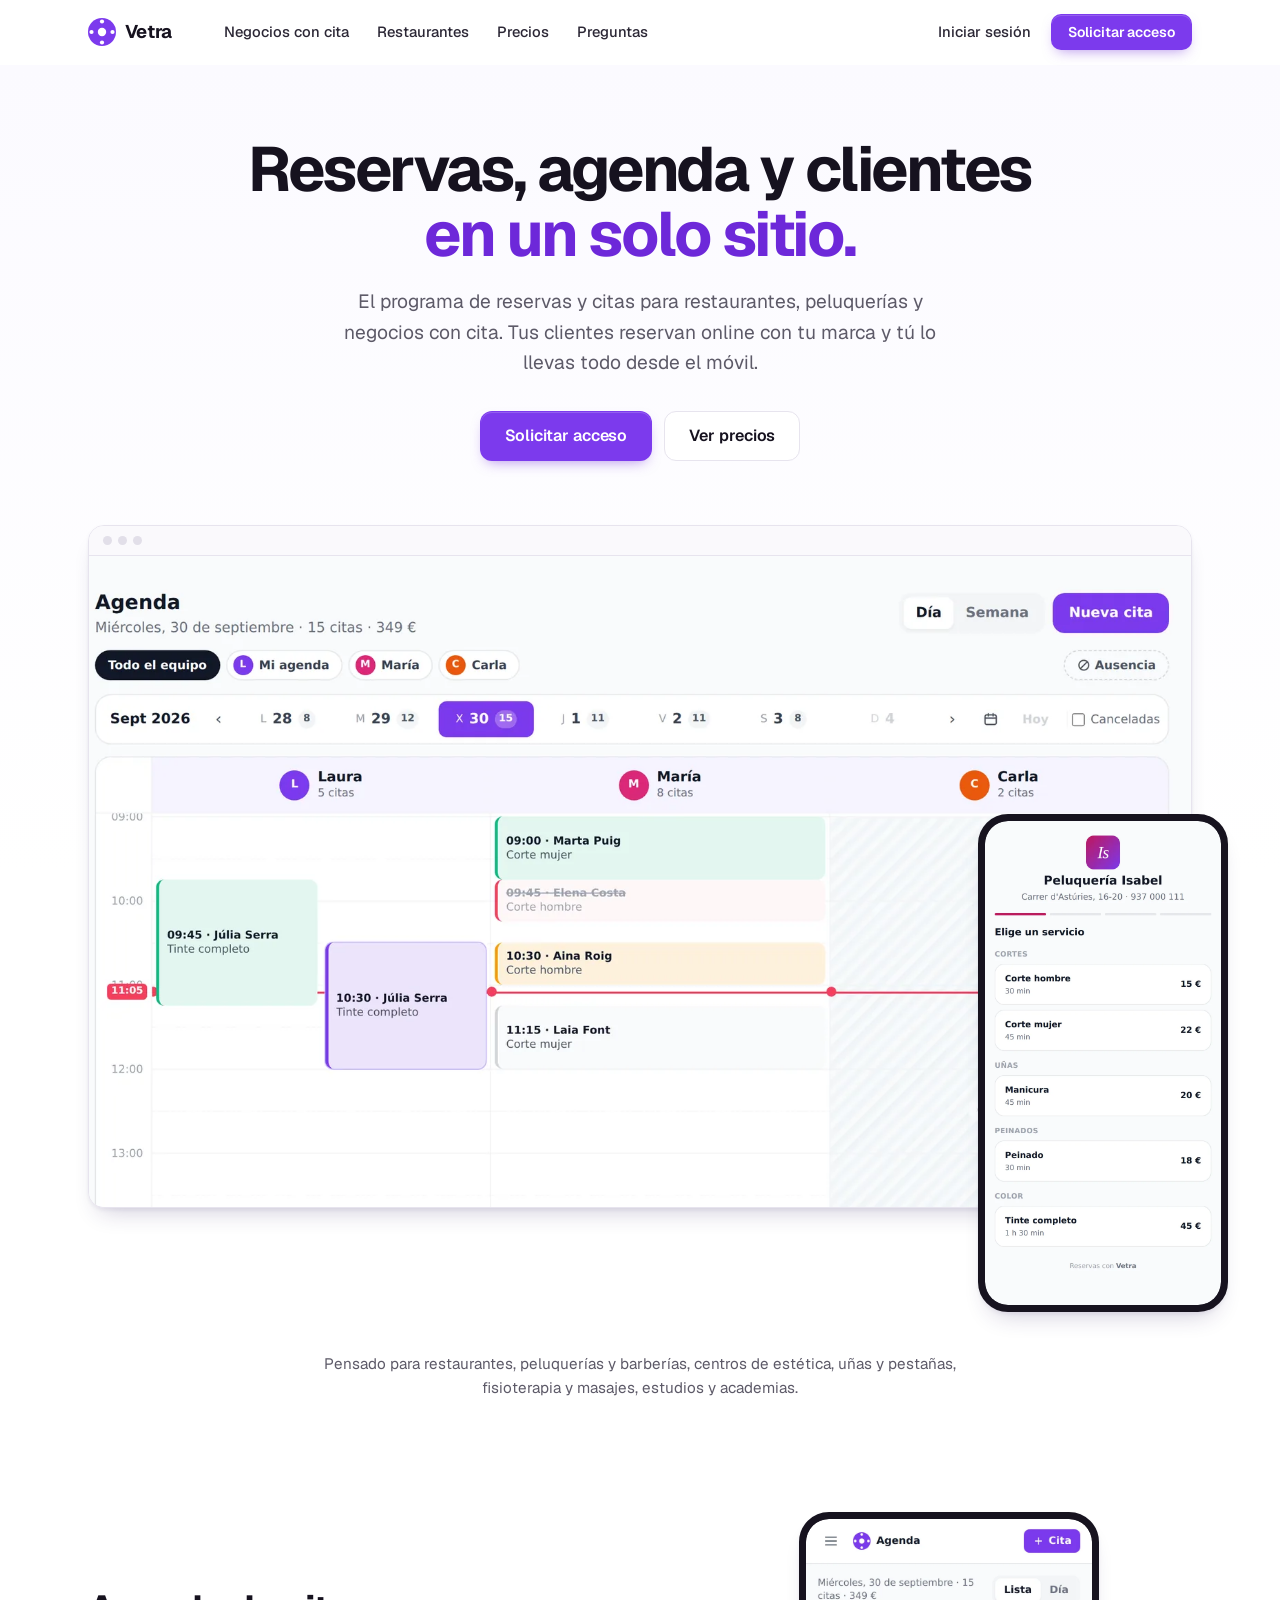
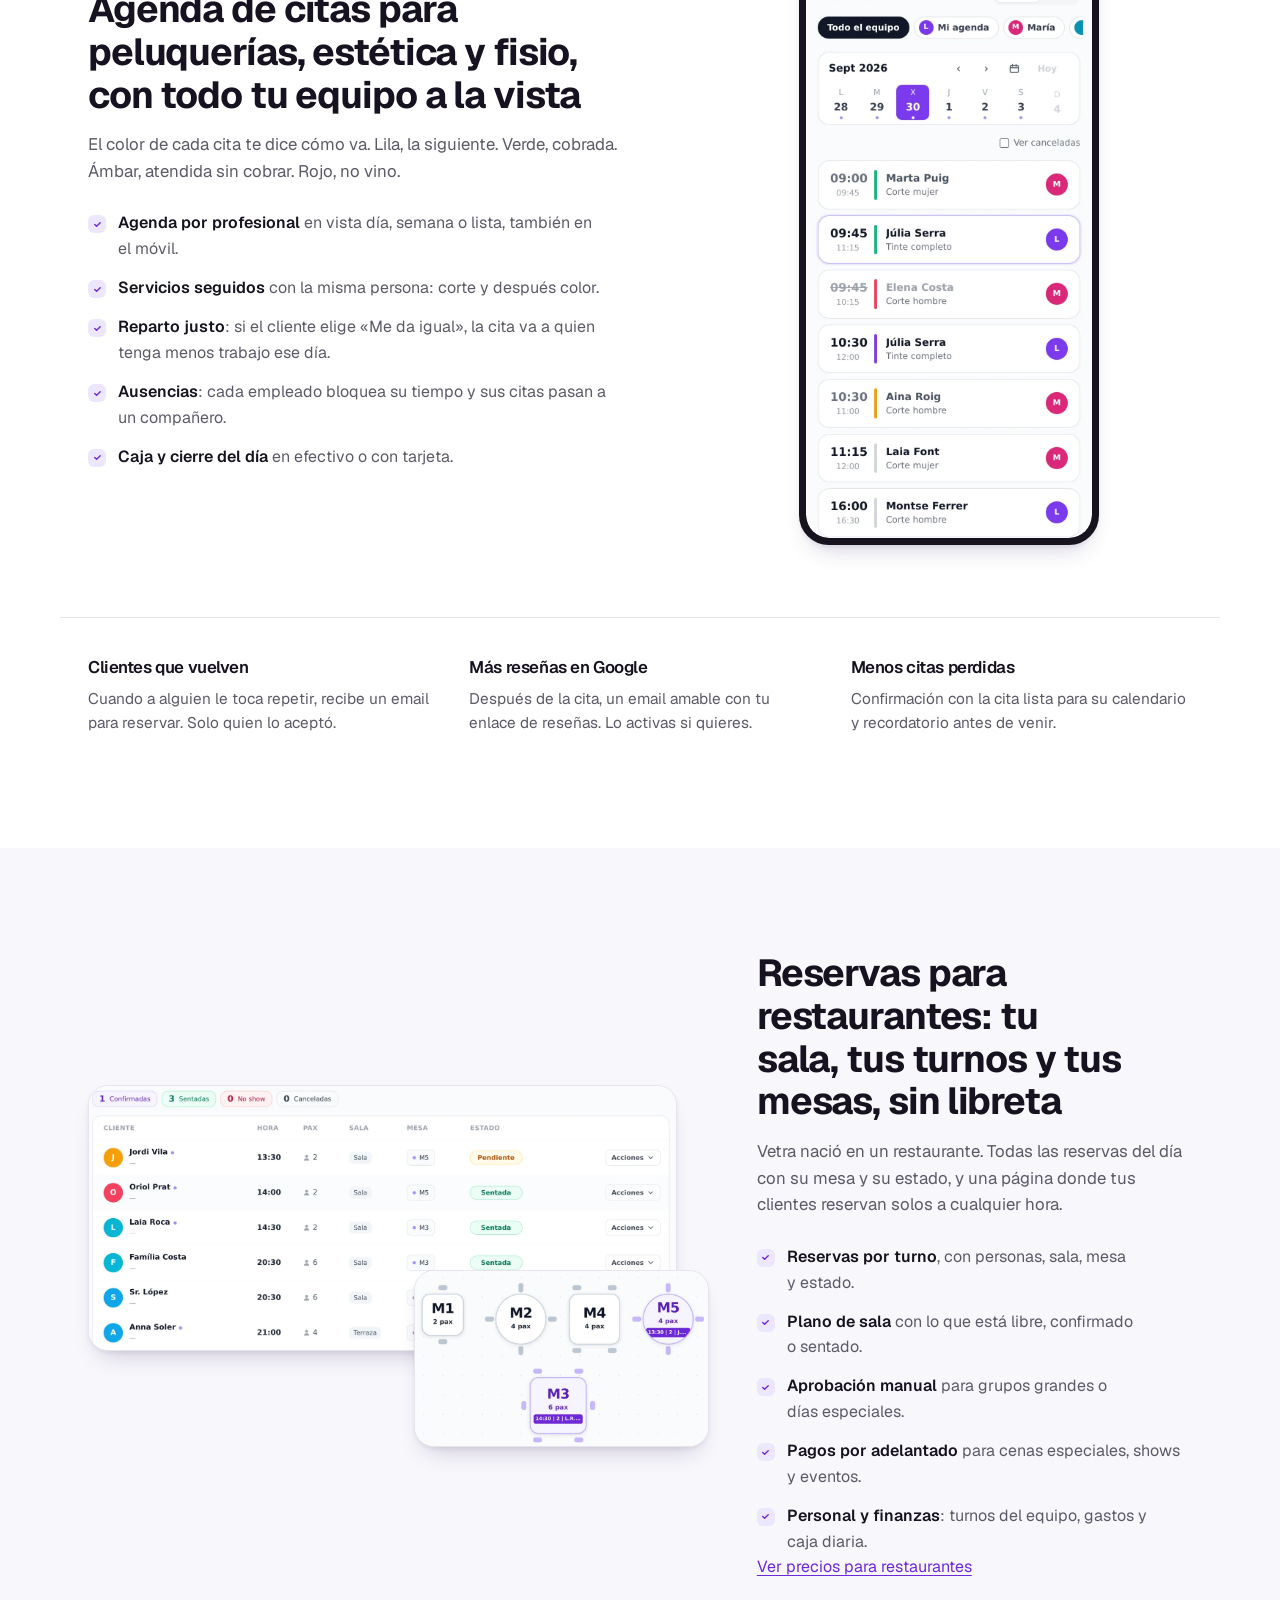
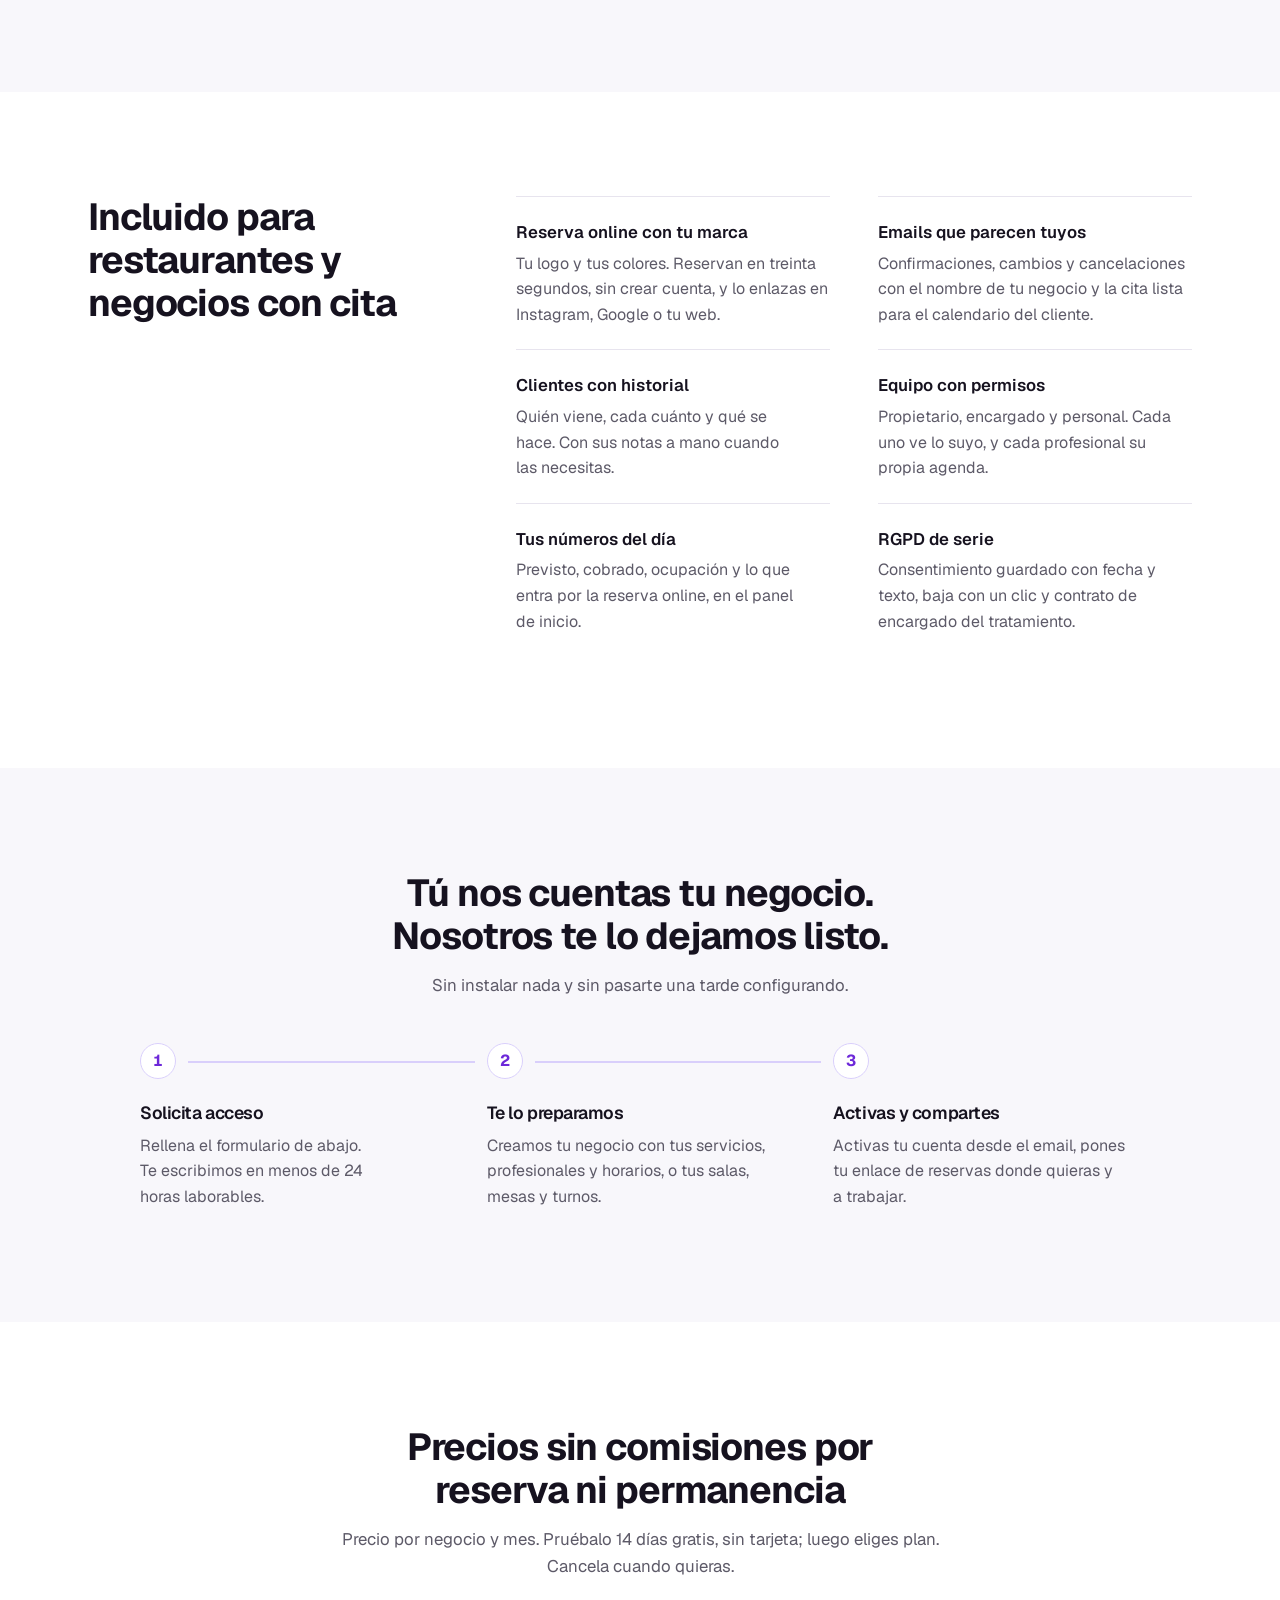
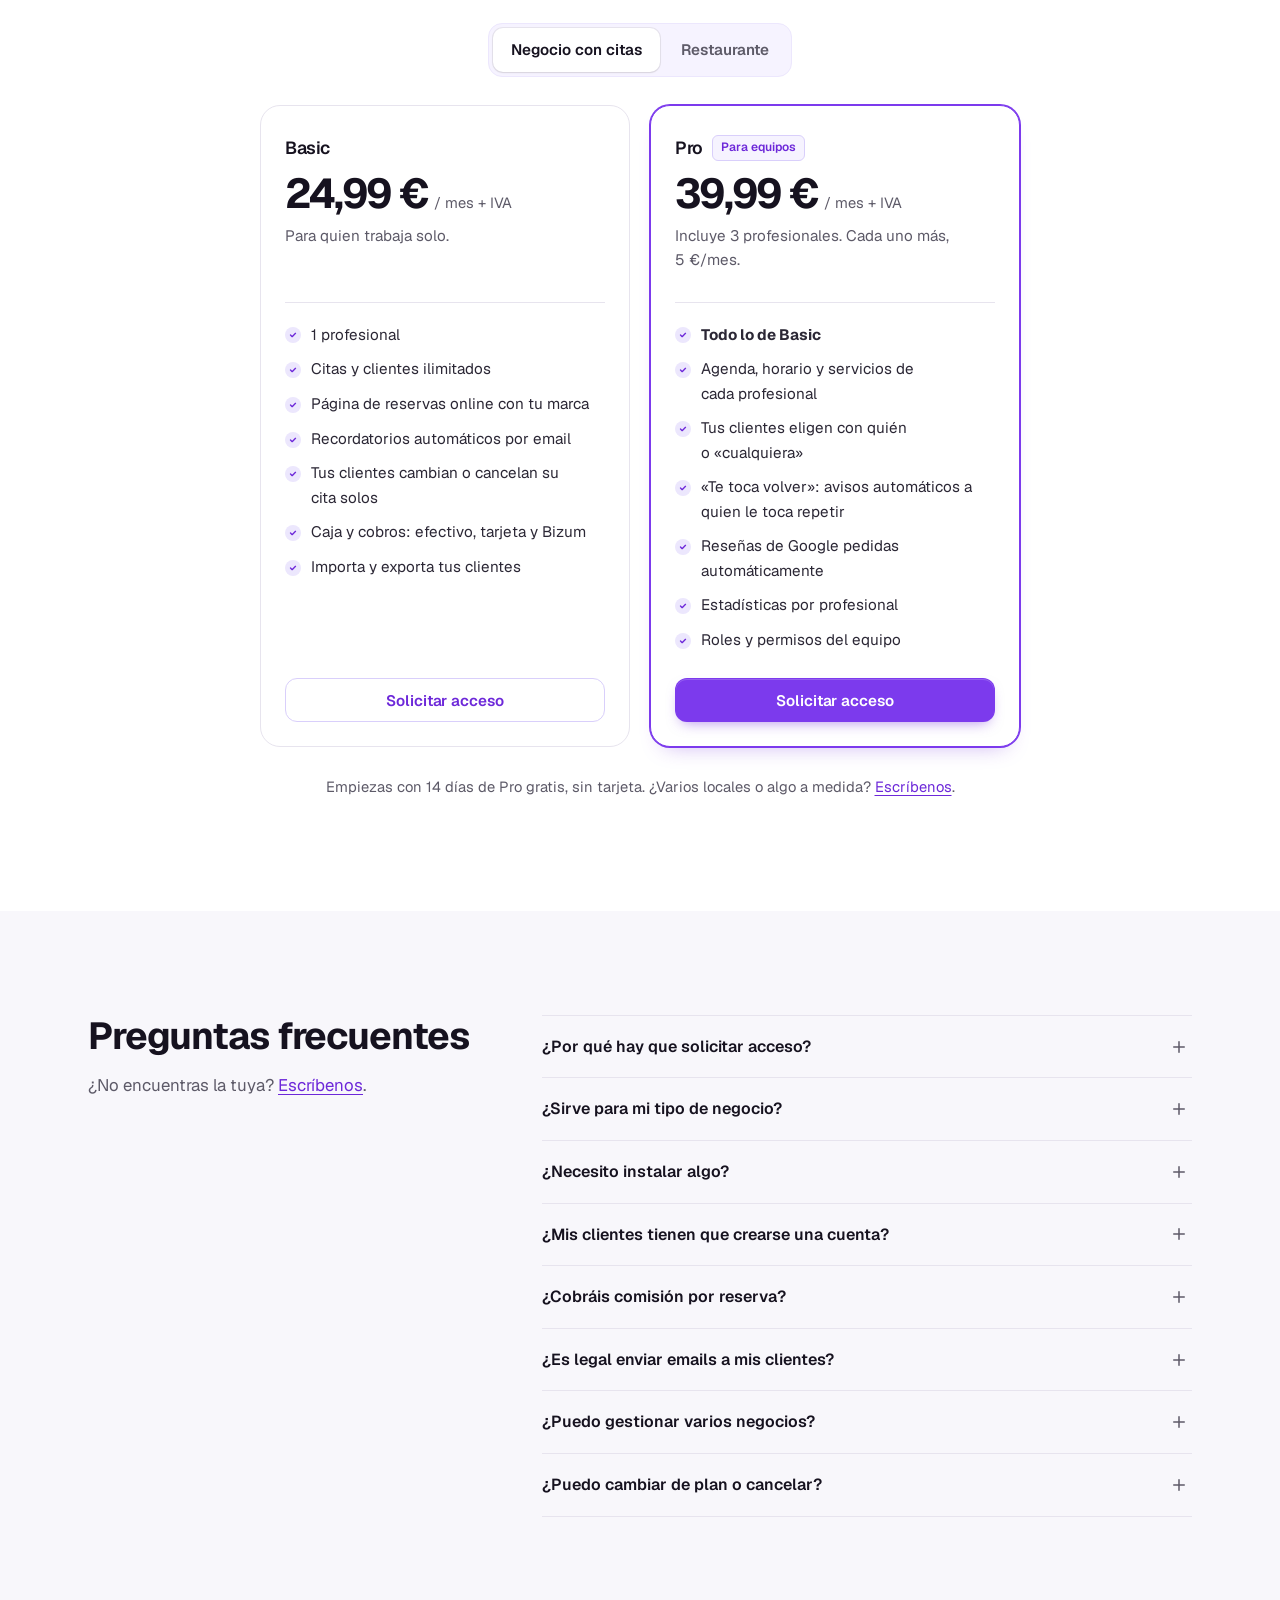
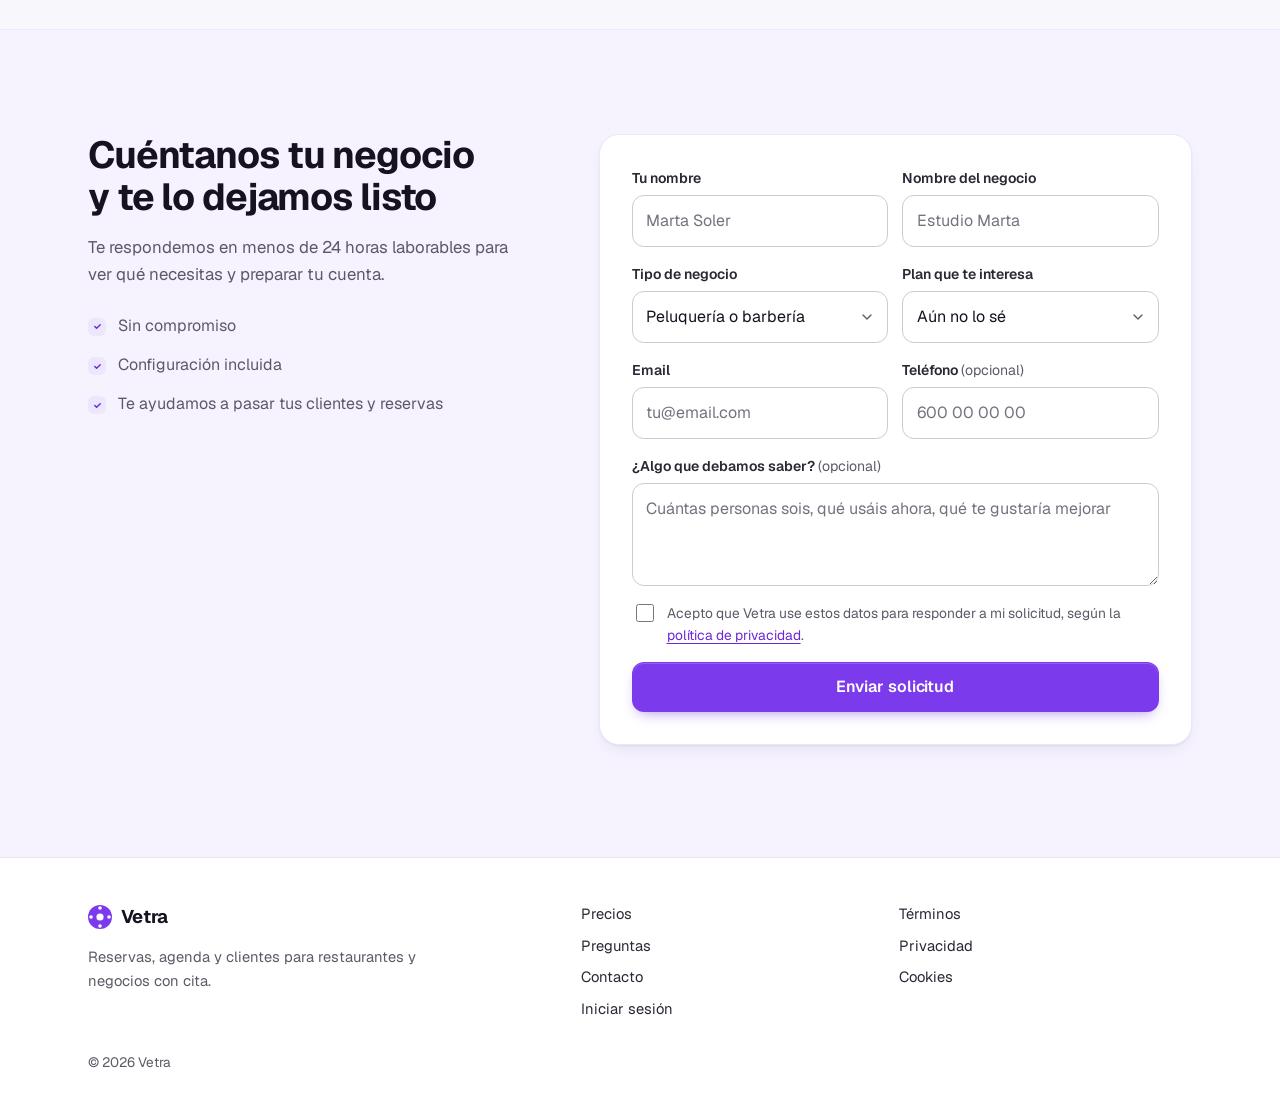
<file: index.html>
<!DOCTYPE html>
<html lang="es">
<head>
  <meta charset="UTF-8" />
  <meta name="viewport" content="width=device-width, initial-scale=1.0" />
  <title>Software de reservas y citas sin comisiones | Vetra</title>
  <meta name="description" content="Reservas online para restaurantes y agenda de citas para peluquerías, estética y fisio. Recordatorios, clientes y caja, sin comisiones por reserva." />
  <meta name="robots" content="index, follow" />
  <link rel="canonical" href="https://www.vetrareserve.com/" />
  <link rel="alternate" hreflang="es" href="https://www.vetrareserve.com/" />
  <link rel="alternate" hreflang="x-default" href="https://www.vetrareserve.com/" />
  <meta name="theme-color" content="#ffffff" />

  <meta property="og:type" content="website" />
  <meta property="og:url" content="https://www.vetrareserve.com/" />
  <meta property="og:site_name" content="Vetra" />
  <meta property="og:title" content="Vetra: reservas, agenda y clientes en un solo sitio" />
  <meta property="og:description" content="Para restaurantes y negocios con cita. Reserva online con tu marca, recordatorios y clientes. Sin comisiones por reserva." />
  <meta property="og:image" content="https://www.vetrareserve.com/og-image.png" />
  <meta property="og:image:width" content="1200" />
  <meta property="og:image:height" content="630" />
  <meta property="og:image:alt" content="Agenda de citas de Vetra con las citas del día coloreadas por estado." />
  <meta property="og:locale" content="es_ES" />
  <meta name="twitter:card" content="summary_large_image" />
  <meta name="twitter:title" content="Vetra: reservas, agenda y clientes en un solo sitio" />
  <meta name="twitter:description" content="Para restaurantes y negocios con cita. Sin comisiones por reserva." />
  <meta name="twitter:image" content="https://www.vetrareserve.com/og-image.png" />
  <meta name="twitter:image:alt" content="Agenda de citas de Vetra con las citas del día coloreadas por estado." />

  <link rel="preload" href="/fonts/geist.woff2" as="font" type="font/woff2" crossorigin />
  <link rel="preload" as="image" href="/img/agenda-dia.webp" type="image/webp" fetchpriority="high" />
  <link rel="stylesheet" href="/site.css?v=31f74040" />
  <link rel="icon" href="/favicon.svg" type="image/svg+xml" />
  <link rel="icon" href="/favicon-32.png" sizes="32x32" type="image/png" />
  <link rel="apple-touch-icon" href="/apple-touch-icon.png" />
  <link rel="manifest" href="/site.webmanifest" />

  <script type="application/ld+json">
{
  "@context": "https://schema.org",
  "@graph": [
    {
      "@type": "Organization",
      "@id": "https://www.vetrareserve.com/#org",
      "name": "Vetra",
      "url": "https://www.vetrareserve.com/",
      "logo": {
        "@type": "ImageObject",
        "url": "https://www.vetrareserve.com/icon-512.png",
        "width": 512,
        "height": 512
      },
      "contactPoint": {
        "@type": "ContactPoint",
        "contactType": "customer support",
        "url": "https://www.vetrareserve.com/contact",
        "availableLanguage": [
          "es"
        ]
      }
    },
    {
      "@type": "WebSite",
      "@id": "https://www.vetrareserve.com/#website",
      "url": "https://www.vetrareserve.com/",
      "name": "Vetra",
      "inLanguage": "es-ES",
      "publisher": {
        "@id": "https://www.vetrareserve.com/#org"
      }
    },
    {
      "@type": "SoftwareApplication",
      "@id": "https://www.vetrareserve.com/#app",
      "name": "Vetra",
      "url": "https://www.vetrareserve.com/",
      "applicationCategory": "BusinessApplication",
      "applicationSubCategory": "Software de reservas y agenda de citas",
      "operatingSystem": "Web, iOS, Android",
      "inLanguage": "es-ES",
      "description": "Reservas online, agenda de citas, clientes y caja para restaurantes y negocios con cita, sin comisiones por reserva.",
      "screenshot": [
        "https://www.vetrareserve.com/img/agenda-dia.webp",
        "https://www.vetrareserve.com/img/reserva-online.webp",
        "https://www.vetrareserve.com/img/restaurante-reservas.webp"
      ],
      "featureList": [
        "Reserva online con la marca del negocio",
        "Agenda de citas por profesional",
        "Reservas por turno, sala y mesa",
        "Plano de sala",
        "Recordatorios y emails automáticos",
        "Clientes con historial",
        "Caja y cierre del día",
        "Equipo con permisos",
        "Cumplimiento RGPD"
      ],
      "publisher": {
        "@id": "https://www.vetrareserve.com/#org"
      },
      "offers": [
        {
          "@type": "Offer",
          "name": "Basic",
          "price": "24.99",
          "priceCurrency": "EUR",
          "url": "https://www.vetrareserve.com/#precios",
          "category": "subscription"
        },
        {
          "@type": "Offer",
          "name": "Pro",
          "price": "39.99",
          "priceCurrency": "EUR",
          "url": "https://www.vetrareserve.com/#precios",
          "category": "subscription"
        }
      ]
    },
    {
      "@type": "FAQPage",
      "@id": "https://www.vetrareserve.com/#faq",
      "mainEntity": [
        {
          "@type": "Question",
          "name": "¿Por qué hay que solicitar acceso?",
          "acceptedAnswer": {
            "@type": "Answer",
            "text": "Porque preferimos dejarte Vetra funcionando desde el primer día. Hablamos contigo, configuramos tu negocio (servicios y horarios, o salas y mesas) y te enviamos la invitación para activar tu cuenta."
          }
        },
        {
          "@type": "Question",
          "name": "¿Sirve para mi tipo de negocio?",
          "acceptedAnswer": {
            "@type": "Answer",
            "text": "Si trabajas con reservas o citas, casi seguro que sí: restaurantes, peluquerías, barberías, estética, uñas, fisioterapia, masajes, estudios. Si tienes dudas, cuéntanos cómo trabajas en el formulario."
          }
        },
        {
          "@type": "Question",
          "name": "¿Necesito instalar algo?",
          "acceptedAnswer": {
            "@type": "Answer",
            "text": "No. Vetra funciona en el navegador del ordenador, la tablet y el móvil. Si quieres, la añades a la pantalla de inicio del móvil como una app más."
          }
        },
        {
          "@type": "Question",
          "name": "¿Mis clientes tienen que crearse una cuenta?",
          "acceptedAnswer": {
            "@type": "Answer",
            "text": "No. Eligen servicio, día y hora y dejan su nombre y contacto. Reciben un email de confirmación con tu nombre y un enlace para cancelar si lo necesitan."
          }
        },
        {
          "@type": "Question",
          "name": "¿Cobráis comisión por reserva?",
          "acceptedAnswer": {
            "@type": "Answer",
            "text": "No. Pagas tu plan mensual y ya está, recibas diez reservas o mil."
          }
        },
        {
          "@type": "Question",
          "name": "¿Es legal enviar emails a mis clientes?",
          "acceptedAnswer": {
            "@type": "Answer",
            "text": "Sí, a los que lo aceptan. Vetra guarda cuándo y con qué texto aceptó cada cliente, y cada email de promociones o de seguimiento lleva un enlace para darse de baja con un clic."
          }
        },
        {
          "@type": "Question",
          "name": "¿Puedo gestionar varios negocios?",
          "acceptedAnswer": {
            "@type": "Answer",
            "text": "Sí, con un mismo usuario, y cambias de uno a otro desde tu perfil."
          }
        },
        {
          "@type": "Question",
          "name": "¿Puedo cambiar de plan o cancelar?",
          "acceptedAnswer": {
            "@type": "Answer",
            "text": "Cuando quieras, sin permanencia ni penalizaciones. Si cancelas, pasas al plan gratuito al terminar el periodo pagado y tus datos siguen siendo tuyos."
          }
        }
      ]
    }
  ]
}
  </script>
</head>
<body>
<a class="skip" href="#main">Saltar al contenido</a>

<header class="nav">
  <div class="wrap nav-inner">
    <a href="/" class="brand" aria-label="Vetra, inicio">
      <img src="/logo.svg" alt="" width="28" height="28" />
      <span>Vetra</span>
    </a>
    <nav class="nav-links" aria-label="Principal">
      <a href="#citas">Negocios con cita</a>
      <a href="#restaurantes">Restaurantes</a>
      <a href="#precios">Precios</a>
      <a href="#faq">Preguntas</a>
    </nav>
    <div class="nav-actions">
      <a href="https://app.vetrareserve.com/login" class="link-quiet">Iniciar sesión</a>
      <a href="#acceso" class="btn btn-primary btn-sm">Solicitar acceso</a>
    </div>
    <button class="nav-toggle" type="button" aria-label="Abrir menú" aria-expanded="false" aria-controls="mobile-nav">
      <span></span><span></span>
    </button>
  </div>
  <div class="mobile-nav" id="mobile-nav" hidden>
    <a href="#citas">Negocios con cita</a>
    <a href="#restaurantes">Restaurantes</a>
    <a href="#precios">Precios</a>
    <a href="#faq">Preguntas</a>
    <a href="https://app.vetrareserve.com/login">Iniciar sesión</a>
    <a href="#acceso" class="btn btn-primary">Solicitar acceso</a>
  </div>
</header>

<main id="main">

<!-- Hero: the promise, then the real product -->
<section class="hero">
  <div class="wrap hero-copy">
    <h1>Reservas, agenda y clientes <span>en un solo sitio.</span></h1>
    <p class="lead">El programa de reservas y citas para restaurantes, peluquerías y negocios con cita. Tus clientes reservan online con tu marca y tú lo llevas todo desde el móvil.</p>
    <div class="hero-ctas">
      <a href="#acceso" class="btn btn-primary btn-lg">Solicitar acceso</a>
      <a href="#precios" class="btn btn-ghost btn-lg">Ver precios</a>
    </div>
  </div>
  <div class="wrap hero-stage">
    <figure class="shot shot-browser">
      <div class="browser-bar" aria-hidden="true"><i></i><i></i><i></i></div>
      <img src="/img/agenda-dia.webp" width="1600" height="945" fetchpriority="high"
           alt="Agenda de Vetra de una peluquería: una columna por profesional y cada cita coloreada según su estado." />
    </figure>
    <figure class="shot shot-phone">
      <img src="/img/reserva-online.webp" width="780" height="1600" decoding="async"
           alt="Página de reserva online de la peluquería en el móvil: el cliente elige el servicio y ve precio y duración." />
    </figure>
  </div>
  <p class="wrap sectors">Pensado para restaurantes, peluquerías y barberías, centros de estética, uñas y pestañas, fisioterapia y masajes, estudios y academias.</p>
</section>

<!-- Appointments -->
<section class="section" id="citas">
  <div class="wrap split">
    <div class="split-copy">
      <h2>Agenda de citas para peluquerías, estética y fisio, con todo tu equipo a la vista</h2>
      <p class="section-lead">El color de cada cita te dice cómo va. Lila, la siguiente. Verde, cobrada. Ámbar, atendida sin cobrar. Rojo, no vino.</p>
      <ul class="checks">
        <li><b>Agenda por profesional</b> en vista día, semana o lista, también en el móvil.</li>
        <li><b>Servicios seguidos</b> con la misma persona: corte y después color.</li>
        <li><b>Reparto justo</b>: si el cliente elige «Me da igual», la cita va a quien tenga menos trabajo ese día.</li>
        <li><b>Ausencias</b>: cada empleado bloquea su tiempo y sus citas pasan a un compañero.</li>
        <li><b>Caja y cierre del día</b> en efectivo o con tarjeta.</li>
      </ul>
    </div>
    <figure class="shot shot-phone shot-phone-lg">
      <img src="/img/agenda-lista-movil.webp" width="780" height="1688" loading="lazy" decoding="async"
           alt="Lista de citas del día en el móvil, con una línea de color que indica el estado de cada una." />
    </figure>
  </div>
  <div class="wrap trio">
    <div>
      <h3>Clientes que vuelven</h3>
      <p>Cuando a alguien le toca repetir, recibe un email para reservar. Solo quien lo aceptó.</p>
    </div>
    <div>
      <h3>Más reseñas en Google</h3>
      <p>Después de la cita, un email amable con tu enlace de reseñas. Lo activas si quieres.</p>
    </div>
    <div>
      <h3>Menos citas perdidas</h3>
      <p>Confirmación con la cita lista para su calendario y recordatorio antes de venir.</p>
    </div>
  </div>
</section>

<!-- Restaurants -->
<section class="section section-tint" id="restaurantes">
  <div class="wrap split reverse">
    <div class="split-copy">
      <h2>Reservas para restaurantes: tu sala, tus turnos y tus mesas, sin libreta</h2>
      <p class="section-lead">Vetra nació en un restaurante. Todas las reservas del día con su mesa y su estado, y una página donde tus clientes reservan solos a cualquier hora.</p>
      <ul class="checks">
        <li><b>Reservas por turno</b>, con personas, sala, mesa y estado.</li>
        <li><b>Plano de sala</b> con lo que está libre, confirmado o sentado.</li>
        <li><b>Aprobación manual</b> para grupos grandes o días especiales.</li>
        <li><b>Pagos por adelantado</b> para cenas especiales, shows y eventos.</li>
        <li><b>Personal y finanzas</b>: turnos del equipo, gastos y caja diaria.</li>
      </ul>
      <p><a href="#precios-restaurante">Ver precios para restaurantes</a></p>
    </div>
    <div class="stack">
      <figure class="shot shot-card">
        <img src="/img/restaurante-reservas.webp" width="1600" height="719" loading="lazy" decoding="async"
             alt="Reservas del día de un restaurante con hora, personas, sala, mesa y estado de cada una." />
      </figure>
      <figure class="shot shot-card shot-float">
        <img src="/img/restaurante-plano.webp" width="900" height="538" loading="lazy" decoding="async"
             alt="Plano de sala con las mesas y su ocupación." />
      </figure>
    </div>
  </div>
</section>

<!-- What both get -->
<section class="section" id="funciones">
  <div class="wrap shared">
    <h2>Incluido para restaurantes y negocios con cita</h2>
    <dl class="shared-list">
      <div>
        <dt>Reserva online con tu marca</dt>
        <dd>Tu logo y tus colores. Reservan en treinta segundos, sin crear cuenta, y lo enlazas en Instagram, Google o tu web.</dd>
      </div>
      <div>
        <dt>Emails que parecen tuyos</dt>
        <dd>Confirmaciones, cambios y cancelaciones con el nombre de tu negocio y la cita lista para el calendario del cliente.</dd>
      </div>
      <div>
        <dt>Clientes con historial</dt>
        <dd>Quién viene, cada cuánto y qué se hace. Con sus notas a mano cuando las necesitas.</dd>
      </div>
      <div>
        <dt>Equipo con permisos</dt>
        <dd>Propietario, encargado y personal. Cada uno ve lo suyo, y cada profesional su propia agenda.</dd>
      </div>
      <div>
        <dt>Tus números del día</dt>
        <dd>Previsto, cobrado, ocupación y lo que entra por la reserva online, en el panel de inicio.</dd>
      </div>
      <div>
        <dt>RGPD de serie</dt>
        <dd>Consentimiento guardado con fecha y texto, baja con un clic y contrato de encargado del tratamiento.</dd>
      </div>
    </dl>
  </div>
</section>

<!-- How to start -->
<section class="section section-tint" id="como-empezar">
  <div class="wrap">
    <div class="section-head">
      <h2>Tú nos cuentas tu negocio. Nosotros te lo dejamos listo.</h2>
      <p class="section-lead">Sin instalar nada y sin pasarte una tarde configurando.</p>
    </div>
    <ol class="steps">
      <li>
        <h3>Solicita acceso</h3>
        <p>Rellena el formulario de abajo. Te escribimos en menos de 24 horas laborables.</p>
      </li>
      <li>
        <h3>Te lo preparamos</h3>
        <p>Creamos tu negocio con tus servicios, profesionales y horarios, o tus salas, mesas y turnos.</p>
      </li>
      <li>
        <h3>Activas y compartes</h3>
        <p>Activas tu cuenta desde el email, pones tu enlace de reservas donde quieras y a trabajar.</p>
      </li>
    </ol>
  </div>
</section>

<!-- Pricing -->
<section class="section" id="precios">
  <div class="wrap">
    <div class="section-head">
      <h2>Precios sin comisiones por reserva ni permanencia</h2>
      <p class="section-lead">Precio por negocio y mes. Pruébalo 14 días gratis, sin tarjeta; luego eliges plan. Cancela cuando quieras.</p>
    </div>
    <div class="sector-tabs" role="tablist" aria-label="Tipo de negocio">
      <button type="button" role="tab" id="tab-citas" aria-selected="true" aria-controls="precios-citas" data-sector="citas">Negocio con citas</button>
      <button type="button" role="tab" id="tab-restaurante" aria-selected="false" aria-controls="precios-restaurante" data-sector="restaurante" tabindex="-1">Restaurante</button>
    </div>

    <div class="plans" id="precios-citas" role="tabpanel" aria-labelledby="tab-citas">
      <article class="plan">
        <div class="plan-top">
          <h3>Basic</h3>
          <p class="price"><b>24,99 €</b><span>/ mes + IVA</span></p>
          <p class="plan-for">Para quien trabaja solo.</p>
        </div>
        <ul>
          <li>1 profesional</li>
          <li>Citas y clientes ilimitados</li>
          <li>Página de reservas online con tu marca</li>
          <li>Recordatorios automáticos por email</li>
          <li>Tus clientes cambian o cancelan su cita solos</li>
          <li>Caja y cobros: efectivo, tarjeta y Bizum</li>
          <li>Importa y exporta tus clientes</li>
        </ul>
        <a href="#acceso" class="btn btn-outline js-plan" data-plan="Basic">Solicitar acceso</a>
      </article>
      <article class="plan plan-pro">
        <div class="plan-top">
          <h3>Pro <span class="plan-flag">Para equipos</span></h3>
          <p class="price"><b>39,99 €</b><span>/ mes + IVA</span></p>
          <p class="plan-for">Incluye 3 profesionales. Cada uno más, 5 €/mes.</p>
        </div>
        <ul>
          <li><b>Todo lo de Basic</b></li>
          <li>Agenda, horario y servicios de cada profesional</li>
          <li>Tus clientes eligen con quién o «cualquiera»</li>
          <li>«Te toca volver»: avisos automáticos a quien le toca repetir</li>
          <li>Reseñas de Google pedidas automáticamente</li>
          <li>Estadísticas por profesional</li>
          <li>Roles y permisos del equipo</li>
        </ul>
        <a href="#acceso" class="btn btn-primary js-plan" data-plan="Pro">Solicitar acceso</a>
      </article>
    </div>

    <div class="plans" id="precios-restaurante" role="tabpanel" aria-labelledby="tab-restaurante" hidden>
      <article class="plan">
        <div class="plan-top">
          <h3>Basic</h3>
          <p class="price"><b>39,99 €</b><span>/ mes + IVA</span></p>
          <p class="plan-for">Para recibir reservas a diario sin límites.</p>
        </div>
        <ul>
          <li>Reservas ilimitadas</li>
          <li>Salas, mesas y turnos ilimitados</li>
          <li>Página de reservas online con tu marca</li>
          <li>Reserva dentro de tu web</li>
          <li>Emails de confirmación y cancelación</li>
          <li>Aprobación manual de solicitudes</li>
          <li>Ficha de clientes y control de no presentados</li>
        </ul>
        <a href="#acceso" class="btn btn-outline js-plan" data-plan="Basic">Solicitar acceso</a>
      </article>
      <article class="plan plan-pro">
        <div class="plan-top">
          <h3>Pro <span class="plan-flag">El más completo</span></h3>
          <p class="price"><b>69,99 €</b><span>/ mes + IVA</span></p>
          <p class="plan-for">Para llenar mesas y que no te dejen plantado.</p>
        </div>
        <ul>
          <li><b>Todo lo de Basic</b></li>
          <li>Recordatorios automáticos antes de la reserva</li>
          <li>Señal o garantía con tarjeta contra los que no se presentan</li>
          <li>Campañas de email y códigos promocionales</li>
          <li>Estadísticas avanzadas</li>
          <li>Personal, turnos y finanzas</li>
          <li>Equipo con roles</li>
        </ul>
        <a href="#acceso" class="btn btn-primary js-plan" data-plan="Pro">Solicitar acceso</a>
      </article>
    </div>
    <p class="plans-note">Empiezas con 14 días de Pro gratis, sin tarjeta. ¿Varios locales o algo a medida? <a href="#acceso">Escríbenos</a>.</p>
  </div>
</section>

<!-- FAQ -->
<section class="section section-tint" id="faq">
  <div class="wrap faq-wrap">
    <div>
      <h2>Preguntas frecuentes</h2>
      <p class="section-lead">¿No encuentras la tuya? <a href="/contact">Escríbenos</a>.</p>
    </div>
    <div class="faq">
      <details>
        <summary>¿Por qué hay que solicitar acceso?</summary>
        <p>Porque preferimos dejarte Vetra funcionando desde el primer día. Hablamos contigo, configuramos tu negocio (servicios y horarios, o salas y mesas) y te enviamos la invitación para activar tu cuenta.</p>
      </details>
      <details>
        <summary>¿Sirve para mi tipo de negocio?</summary>
        <p>Si trabajas con reservas o citas, casi seguro que sí: restaurantes, peluquerías, barberías, estética, uñas, fisioterapia, masajes, estudios. Si tienes dudas, cuéntanos cómo trabajas en el formulario.</p>
      </details>
      <details>
        <summary>¿Necesito instalar algo?</summary>
        <p>No. Vetra funciona en el navegador del ordenador, la tablet y el móvil. Si quieres, la añades a la pantalla de inicio del móvil como una app más.</p>
      </details>
      <details>
        <summary>¿Mis clientes tienen que crearse una cuenta?</summary>
        <p>No. Eligen servicio, día y hora y dejan su nombre y contacto. Reciben un email de confirmación con tu nombre y un enlace para cancelar si lo necesitan.</p>
      </details>
      <details>
        <summary>¿Cobráis comisión por reserva?</summary>
        <p>No. Pagas tu plan mensual y ya está, recibas diez reservas o mil.</p>
      </details>
      <details>
        <summary>¿Es legal enviar emails a mis clientes?</summary>
        <p>Sí, a los que lo aceptan. Vetra guarda cuándo y con qué texto aceptó cada cliente, y cada email de promociones o de seguimiento lleva un enlace para darse de baja con un clic.</p>
      </details>
      <details>
        <summary>¿Puedo gestionar varios negocios?</summary>
        <p>Sí, con un mismo usuario, y cambias de uno a otro desde tu perfil.</p>
      </details>
      <details>
        <summary>¿Puedo cambiar de plan o cancelar?</summary>
        <p>Cuando quieras, sin permanencia ni penalizaciones. Si cancelas, pasas al plan gratuito al terminar el periodo pagado y tus datos siguen siendo tuyos.</p>
      </details>
    </div>
  </div>
</section>

<!-- Request access -->
<section class="section access" id="acceso">
  <div class="wrap access-grid">
    <div class="access-copy">
      <h2>Cuéntanos tu negocio y te lo dejamos listo</h2>
      <p class="section-lead">Te respondemos en menos de 24 horas laborables para ver qué necesitas y preparar tu cuenta.</p>
      <ul class="checks">
        <li>Sin compromiso</li>
        <li>Configuración incluida</li>
        <li>Te ayudamos a pasar tus clientes y reservas</li>
      </ul>
    </div>

    <form class="access-form" id="access-form" novalidate>
      <div id="access-fields">
        <div class="row2">
          <label>Tu nombre<input name="name" required maxlength="100" autocomplete="name" placeholder="Marta Soler" /></label>
          <label>Nombre del negocio<input name="business" required maxlength="100" autocomplete="organization" placeholder="Estudio Marta" /></label>
        </div>
        <div class="row2">
          <label>Tipo de negocio
            <select name="type">
              <option>Peluquería o barbería</option>
              <option>Centro de estética</option>
              <option>Uñas y pestañas</option>
              <option>Fisioterapia o masajes</option>
              <option>Restaurante</option>
              <option>Otro negocio con citas</option>
            </select>
          </label>
          <label>Plan que te interesa
            <select name="plan">
              <option value="">Aún no lo sé</option>
              <option>Basic</option>
              <option>Pro</option>
            </select>
          </label>
        </div>
        <div class="row2">
          <label>Email<input name="email" type="email" required maxlength="200" autocomplete="email" placeholder="tu@email.com" /></label>
          <label>Teléfono <span class="opt">(opcional)</span><input name="phone" type="tel" maxlength="30" autocomplete="tel" placeholder="600 00 00 00" /></label>
        </div>
        <label>¿Algo que debamos saber? <span class="opt">(opcional)</span>
          <textarea name="message" rows="3" maxlength="2000" placeholder="Cuántas personas sois, qué usáis ahora, qué te gustaría mejorar"></textarea>
        </label>
        <label class="consent">
          <input type="checkbox" name="consent" required />
          <span>Acepto que Vetra use estos datos para responder a mi solicitud, según la <a href="/privacy" target="_blank" rel="noopener">política de privacidad</a>.</span>
        </label>
        <p class="form-error" id="access-error" role="alert" hidden></p>
        <button type="submit" class="btn btn-primary btn-lg btn-block" id="access-submit">Enviar solicitud</button>
      </div>
      <div class="form-ok" id="access-ok" hidden tabindex="-1">
        <span class="ok-ico" aria-hidden="true">
          <svg viewBox="0 0 24 24"><path d="m5 12 5 5 9-10"/></svg>
        </span>
        <h3>Solicitud recibida</h3>
        <p>Te escribimos en menos de 24 horas laborables al email que nos has dejado.</p>
      </div>
    </form>
  </div>
</section>

</main>

<footer class="footer">
  <div class="wrap footer-grid">
    <div>
      <a href="/" class="brand"><img src="/logo.svg" alt="" width="24" height="24" /><span>Vetra</span></a>
      <p class="footer-tag">Reservas, agenda y clientes para restaurantes y negocios con cita.</p>
    </div>
    <nav aria-label="Enlaces">
      <a href="#precios">Precios</a>
      <a href="#faq">Preguntas</a>
      <a href="/contact">Contacto</a>
      <a href="https://app.vetrareserve.com/login">Iniciar sesión</a>
    </nav>
    <nav aria-label="Legal">
      <a href="/terms">Términos</a>
      <a href="/privacy">Privacidad</a>
      <a href="/cookies">Cookies</a>
    </nav>
  </div>
  <div class="wrap footer-bottom">© <span id="year">2026</span> Vetra</div>
</footer>

<script>
  // Pricing: "Negocio con citas" / "Restaurante" tabs (arrow keys move between them)
  (function () {
    var tabs = Array.prototype.slice.call(document.querySelectorAll('.sector-tabs [role=tab]'));
    if (!tabs.length) return;
    function select(tab, focus) {
      tabs.forEach(function (t) {
        var on = t === tab;
        t.setAttribute('aria-selected', on ? 'true' : 'false');
        t.tabIndex = on ? 0 : -1;
        document.getElementById(t.getAttribute('aria-controls')).hidden = !on;
      });
      if (focus) tab.focus();
    }
    tabs.forEach(function (t, i) {
      t.addEventListener('click', function () { select(t); });
      t.addEventListener('keydown', function (e) {
        if (e.key === 'ArrowRight' || e.key === 'ArrowLeft') {
          e.preventDefault();
          select(tabs[(i + (e.key === 'ArrowRight' ? 1 : tabs.length - 1)) % tabs.length], true);
        }
      });
    });
    // Visitors coming from the restaurant section or a link with #precios-restaurante
    function toRestaurant() { select(tabs[1]); document.getElementById('precios').scrollIntoView({ behavior: 'smooth' }); }
    document.querySelectorAll('a[href="#precios-restaurante"]').forEach(function (a) {
      a.addEventListener('click', function (e) { e.preventDefault(); history.replaceState(null, '', '#precios-restaurante'); toRestaurant(); });
    });
    if (location.hash === '#precios-restaurante') toRestaurant();
  })();
(function () {
  var API = 'https://api.vetrareserve.com';

  document.getElementById('year').textContent = new Date().getFullYear();

  // Mobile menu
  var toggle = document.querySelector('.nav-toggle');
  var menu = document.getElementById('mobile-nav');
  function setMenu(open) {
    menu.hidden = !open;
    toggle.setAttribute('aria-expanded', String(open));
    toggle.setAttribute('aria-label', open ? 'Cerrar menú' : 'Abrir menú');
    toggle.classList.toggle('open', open);
    document.body.classList.toggle('menu-open', open);
  }
  toggle.addEventListener('click', function () { setMenu(menu.hidden); });
  menu.querySelectorAll('a').forEach(function (a) { a.addEventListener('click', function () { setMenu(false); }); });
  document.addEventListener('keydown', function (e) { if (e.key === 'Escape' && !menu.hidden) { setMenu(false); toggle.focus(); } });

  // Nav gets a hairline once you scroll
  var nav = document.querySelector('.nav');
  function onScroll() { nav.classList.toggle('scrolled', window.scrollY > 8); }
  window.addEventListener('scroll', onScroll, { passive: true }); onScroll();

  // Pricing buttons preselect the plan in the form
  var form = document.getElementById('access-form');
  document.querySelectorAll('.js-plan').forEach(function (btn) {
    btn.addEventListener('click', function () { form.plan.value = btn.getAttribute('data-plan'); });
  });

  // Request access → /api/contact (same inbox as the app's form)
  var err = document.getElementById('access-error');
  var submit = document.getElementById('access-submit');
  form.addEventListener('submit', async function (e) {
    e.preventDefault();
    err.hidden = true;
    var v = function (k) { return (form[k].value || '').trim(); };
    if (!v('name') || !v('business') || !v('email')) { return showError('Rellena tu nombre, el del negocio y tu email.', !v('name') ? 'name' : !v('business') ? 'business' : 'email'); }
    if (!/^[^\s@]+@[^\s@]+\.[^\s@]+$/.test(v('email'))) { return showError('El email no parece correcto. Revisa que tenga @ y dominio.', 'email'); }
    if (!form.consent.checked) { return showError('Marca la casilla para que podamos responderte.', 'consent'); }
    submit.disabled = true; submit.textContent = 'Enviando…';
    try {
      var res = await fetch(API + '/api/contact', {
        method: 'POST',
        headers: { 'Content-Type': 'application/json' },
        body: JSON.stringify({
          name: v('name'),
          email: v('email'),
          subject: 'Solicitud de acceso: ' + v('business'),
          message: [
            'Negocio: ' + v('business'),
            'Tipo: ' + v('type'),
            'Plan: ' + (v('plan') || 'aún no lo sabe'),
            'Teléfono: ' + (v('phone') || '-'),
            'Origen: vetrareserve.com',
            '',
            v('message') || '(sin mensaje)'
          ].join('\n')
        })
      });
      if (!res.ok) {
        var body = await res.json().catch(function () { return {}; });
        throw new Error(body.message || 'No se ha podido enviar.');
      }
      document.getElementById('access-fields').hidden = true;
      var ok = document.getElementById('access-ok'); ok.hidden = false; ok.focus();
    } catch (ex) {
      showError((ex && ex.message ? ex.message : 'No se ha podido enviar.') + ' Vuelve a intentarlo o escríbenos desde la página de contacto.');
      submit.disabled = false; submit.textContent = 'Enviar solicitud';
    }
  });
  function showError(msg, field) {
    err.textContent = msg; err.hidden = false;
    if (field && form[field]) form[field].focus();
  }
})();
</script>
</body>
</html>
</file>
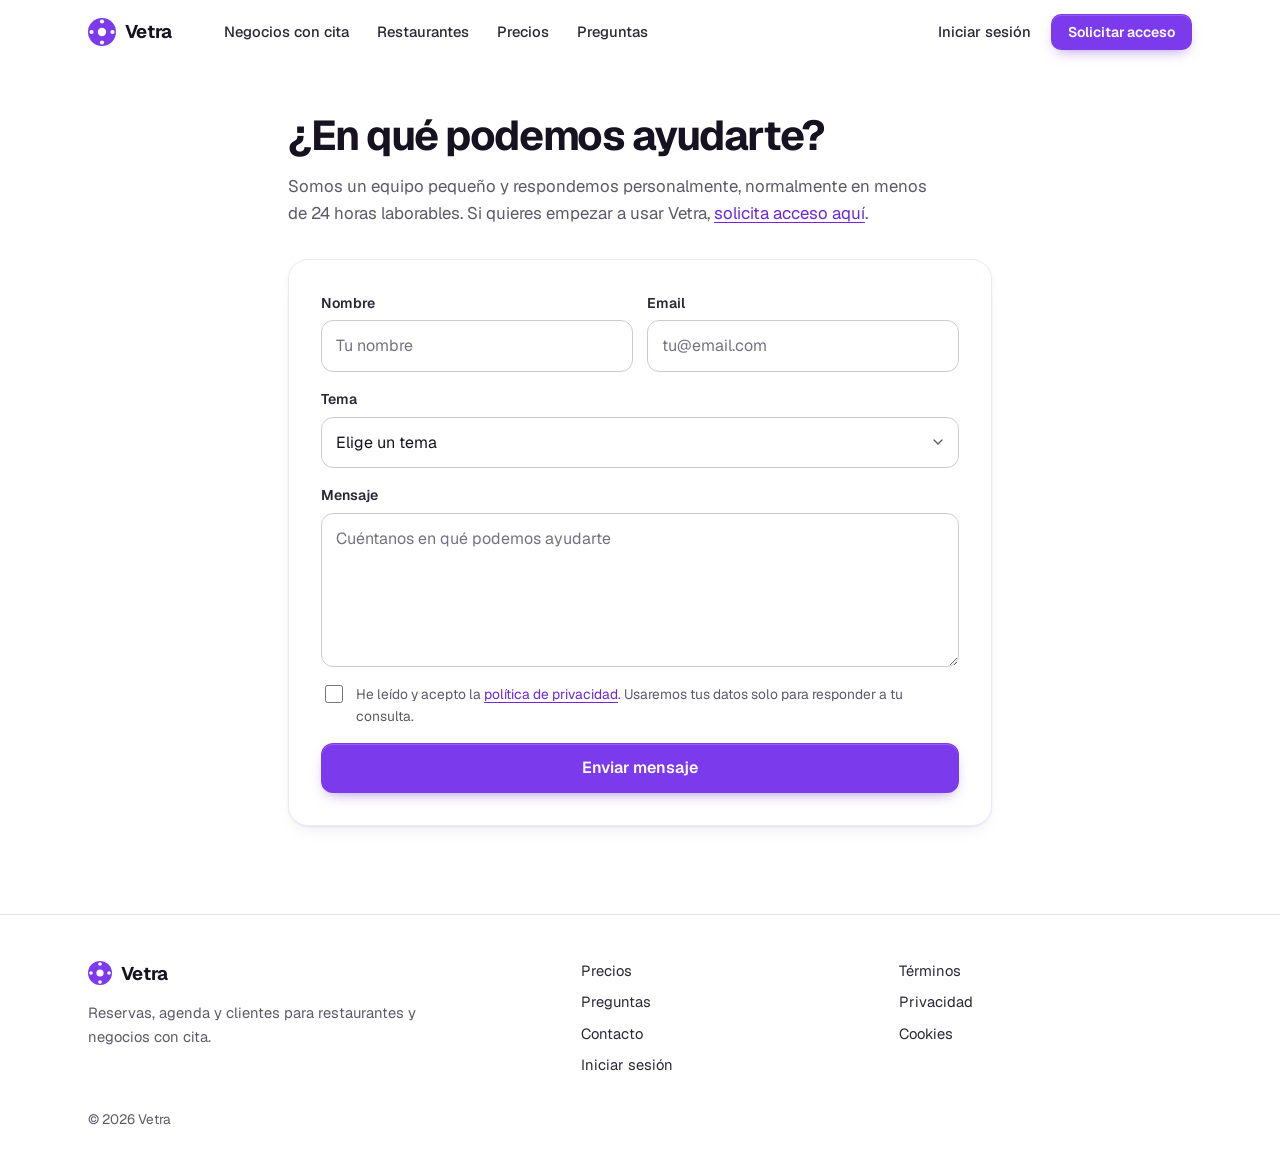
<file: contact/index.html>
<!DOCTYPE html>
<html lang="es">
<head>
  <meta charset="UTF-8" />
  <meta name="viewport" content="width=device-width, initial-scale=1.0" />
  <title>Contacto | Vetra</title>
  <meta name="description" content="Escríbenos para dudas de soporte, facturación o sobre cómo usar Vetra en tu restaurante o negocio con cita. Respondemos en menos de 24 horas laborables." />
  <meta name="robots" content="index, follow" />
  <link rel="canonical" href="https://www.vetrareserve.com/contact" />
  <meta name="theme-color" content="#ffffff" />
  <meta property="og:type" content="website" />
  <meta property="og:site_name" content="Vetra" />
  <meta property="og:url" content="https://www.vetrareserve.com/contact" />
  <meta property="og:title" content="Contacto | Vetra" />
  <meta property="og:description" content="Escríbenos para dudas de soporte, facturación o sobre cómo usar Vetra en tu restaurante o negocio con cita. Respondemos en menos de 24 horas laborables." />
  <meta property="og:image" content="https://www.vetrareserve.com/og-image.png" />
  <meta property="og:locale" content="es_ES" />
  <link rel="preload" href="/fonts/geist.woff2" as="font" type="font/woff2" crossorigin />
  <link rel="stylesheet" href="/site.css?v=31f74040" />
  <link rel="icon" href="/favicon.svg" type="image/svg+xml" />
  <link rel="icon" href="/favicon-32.png" sizes="32x32" type="image/png" />
  <link rel="apple-touch-icon" href="/apple-touch-icon.png" />
  <link rel="manifest" href="/site.webmanifest" />
</head>
<body>
<a class="skip" href="#main">Saltar al contenido</a>
<header class="nav">
  <div class="wrap nav-inner">
    <a href="/" class="brand" aria-label="Vetra, inicio">
      <img src="/logo.svg" alt="" width="28" height="28" />
      <span>Vetra</span>
    </a>
    <nav class="nav-links" aria-label="Principal">
      <a href="/#citas">Negocios con cita</a>
      <a href="/#restaurantes">Restaurantes</a>
      <a href="/#precios">Precios</a>
      <a href="/#faq">Preguntas</a>
    </nav>
    <div class="nav-actions">
      <a href="https://app.vetrareserve.com/login" class="link-quiet">Iniciar sesión</a>
      <a href="/#acceso" class="btn btn-primary btn-sm">Solicitar acceso</a>
    </div>
    <button class="nav-toggle" type="button" aria-label="Abrir menú" aria-expanded="false" aria-controls="mobile-nav">
      <span></span><span></span>
    </button>
  </div>
  <div class="mobile-nav" id="mobile-nav" hidden>
    <a href="/#citas">Negocios con cita</a>
    <a href="/#restaurantes">Restaurantes</a>
    <a href="/#precios">Precios</a>
    <a href="/#faq">Preguntas</a>
    <a href="https://app.vetrareserve.com/login">Iniciar sesión</a>
    <a href="/#acceso" class="btn btn-primary">Solicitar acceso</a>
  </div>
</header>
<main id="main" class="page">
  <div class="wrap page-narrow">
    <h1>¿En qué podemos ayudarte?</h1>
    <p class="section-lead">Somos un equipo pequeño y respondemos personalmente, normalmente en menos de 24 horas laborables. Si quieres empezar a usar Vetra, <a href="/#acceso">solicita acceso aquí</a>.</p>

    <form class="access-form contact-form" id="contact-form" novalidate>
      <div id="contact-fields">
        <div class="row2">
          <label>Nombre<input name="name" required maxlength="100" autocomplete="name" placeholder="Tu nombre" /></label>
          <label>Email<input name="email" type="email" required maxlength="200" autocomplete="email" placeholder="tu@email.com" /></label>
        </div>
        <label>Tema
          <select name="subject" required>
            <option value="">Elige un tema</option>
            <option>Soporte técnico</option>
            <option>Facturación o suscripción</option>
            <option>Pregunta sobre el producto</option>
            <option>Privacidad o datos personales</option>
            <option>Prensa o colaboraciones</option>
            <option>Otro</option>
          </select>
        </label>
        <label>Mensaje<textarea name="message" required rows="5" maxlength="5000" placeholder="Cuéntanos en qué podemos ayudarte"></textarea></label>
        <label class="consent">
          <input type="checkbox" name="consent" required />
          <span>He leído y acepto la <a href="/privacy" target="_blank" rel="noopener">política de privacidad</a>. Usaremos tus datos solo para responder a tu consulta.</span>
        </label>
        <p class="form-error" id="contact-error" role="alert" hidden></p>
        <button type="submit" class="btn btn-primary btn-lg btn-block" id="contact-submit">Enviar mensaje</button>
      </div>
      <div class="form-ok" id="contact-ok" hidden tabindex="-1">
        <span class="ok-ico" aria-hidden="true"><svg viewBox="0 0 24 24"><path d="m5 12 5 5 9-10"/></svg></span>
        <h2>Mensaje enviado</h2>
        <p>Te contestamos lo antes posible. Si no lo ves, revisa la carpeta de spam.</p>
      </div>
    </form>
  </div>
</main>
<footer class="footer">
  <div class="wrap footer-grid">
    <div>
      <a href="/" class="brand"><img src="/logo.svg" alt="" width="24" height="24" /><span>Vetra</span></a>
      <p class="footer-tag">Reservas, agenda y clientes para restaurantes y negocios con cita.</p>
    </div>
    <nav aria-label="Enlaces">
      <a href="/#precios">Precios</a>
      <a href="/#faq">Preguntas</a>
      <a href="/contact">Contacto</a>
      <a href="https://app.vetrareserve.com/login">Iniciar sesión</a>
    </nav>
    <nav aria-label="Legal">
      <a href="/terms">Términos</a>
      <a href="/privacy">Privacidad</a>
      <a href="/cookies">Cookies</a>
    </nav>
  </div>
  <div class="wrap footer-bottom">© <span id="year">2026</span> Vetra</div>
</footer>
<script>
(function () {
  document.getElementById('year').textContent = new Date().getFullYear();
  var toggle = document.querySelector('.nav-toggle'), menu = document.getElementById('mobile-nav'), nav = document.querySelector('.nav');
  function setMenu(open) { menu.hidden = !open; toggle.setAttribute('aria-expanded', String(open)); toggle.setAttribute('aria-label', open ? 'Cerrar menú' : 'Abrir menú'); toggle.classList.toggle('open', open); document.body.classList.toggle('menu-open', open); }
  toggle.addEventListener('click', function () { setMenu(menu.hidden); });
  menu.querySelectorAll('a').forEach(function (a) { a.addEventListener('click', function () { setMenu(false); }); });
  document.addEventListener('keydown', function (e) { if (e.key === 'Escape' && !menu.hidden) { setMenu(false); toggle.focus(); } });
  function onScroll() { nav.classList.toggle('scrolled', window.scrollY > 8); }
  window.addEventListener('scroll', onScroll, { passive: true }); onScroll();
})();
</script>
<script>
(function () {
  var API = 'https://api.vetrareserve.com';
  var form = document.getElementById('contact-form'), err = document.getElementById('contact-error'), btn = document.getElementById('contact-submit');
  function fail(msg, field) { err.textContent = msg; err.hidden = false; if (field && form[field]) form[field].focus(); }
  form.addEventListener('submit', async function (e) {
    e.preventDefault(); err.hidden = true;
    var v = function (k) { return (form[k].value || '').trim(); };
    if (!v('name')) return fail('Escribe tu nombre.', 'name');
    if (!/^[^\s@]+@[^\s@]+\.[^\s@]+$/.test(v('email'))) return fail('El email no parece correcto. Revisa que tenga @ y dominio.', 'email');
    if (!v('subject')) return fail('Elige un tema.', 'subject');
    if (!v('message')) return fail('Escribe tu mensaje.', 'message');
    if (!form.consent.checked) return fail('Marca la casilla para que podamos responderte.', 'consent');
    btn.disabled = true; btn.textContent = 'Enviando…';
    try {
      var res = await fetch(API + '/api/contact', { method: 'POST', headers: { 'Content-Type': 'application/json' },
        body: JSON.stringify({ name: v('name'), email: v('email'), subject: v('subject'), message: v('message') }) });
      if (!res.ok) { var b = await res.json().catch(function () { return {}; }); throw new Error(b.message || 'No se ha podido enviar.'); }
      document.getElementById('contact-fields').hidden = true;
      var ok = document.getElementById('contact-ok'); ok.hidden = false; ok.focus();
    } catch (ex) {
      fail((ex && ex.message ? ex.message : 'No se ha podido enviar.') + ' Vuelve a intentarlo en unos minutos.');
      btn.disabled = false; btn.textContent = 'Enviar mensaje';
    }
  });
})();
</script>
</body>
</html>
</file>
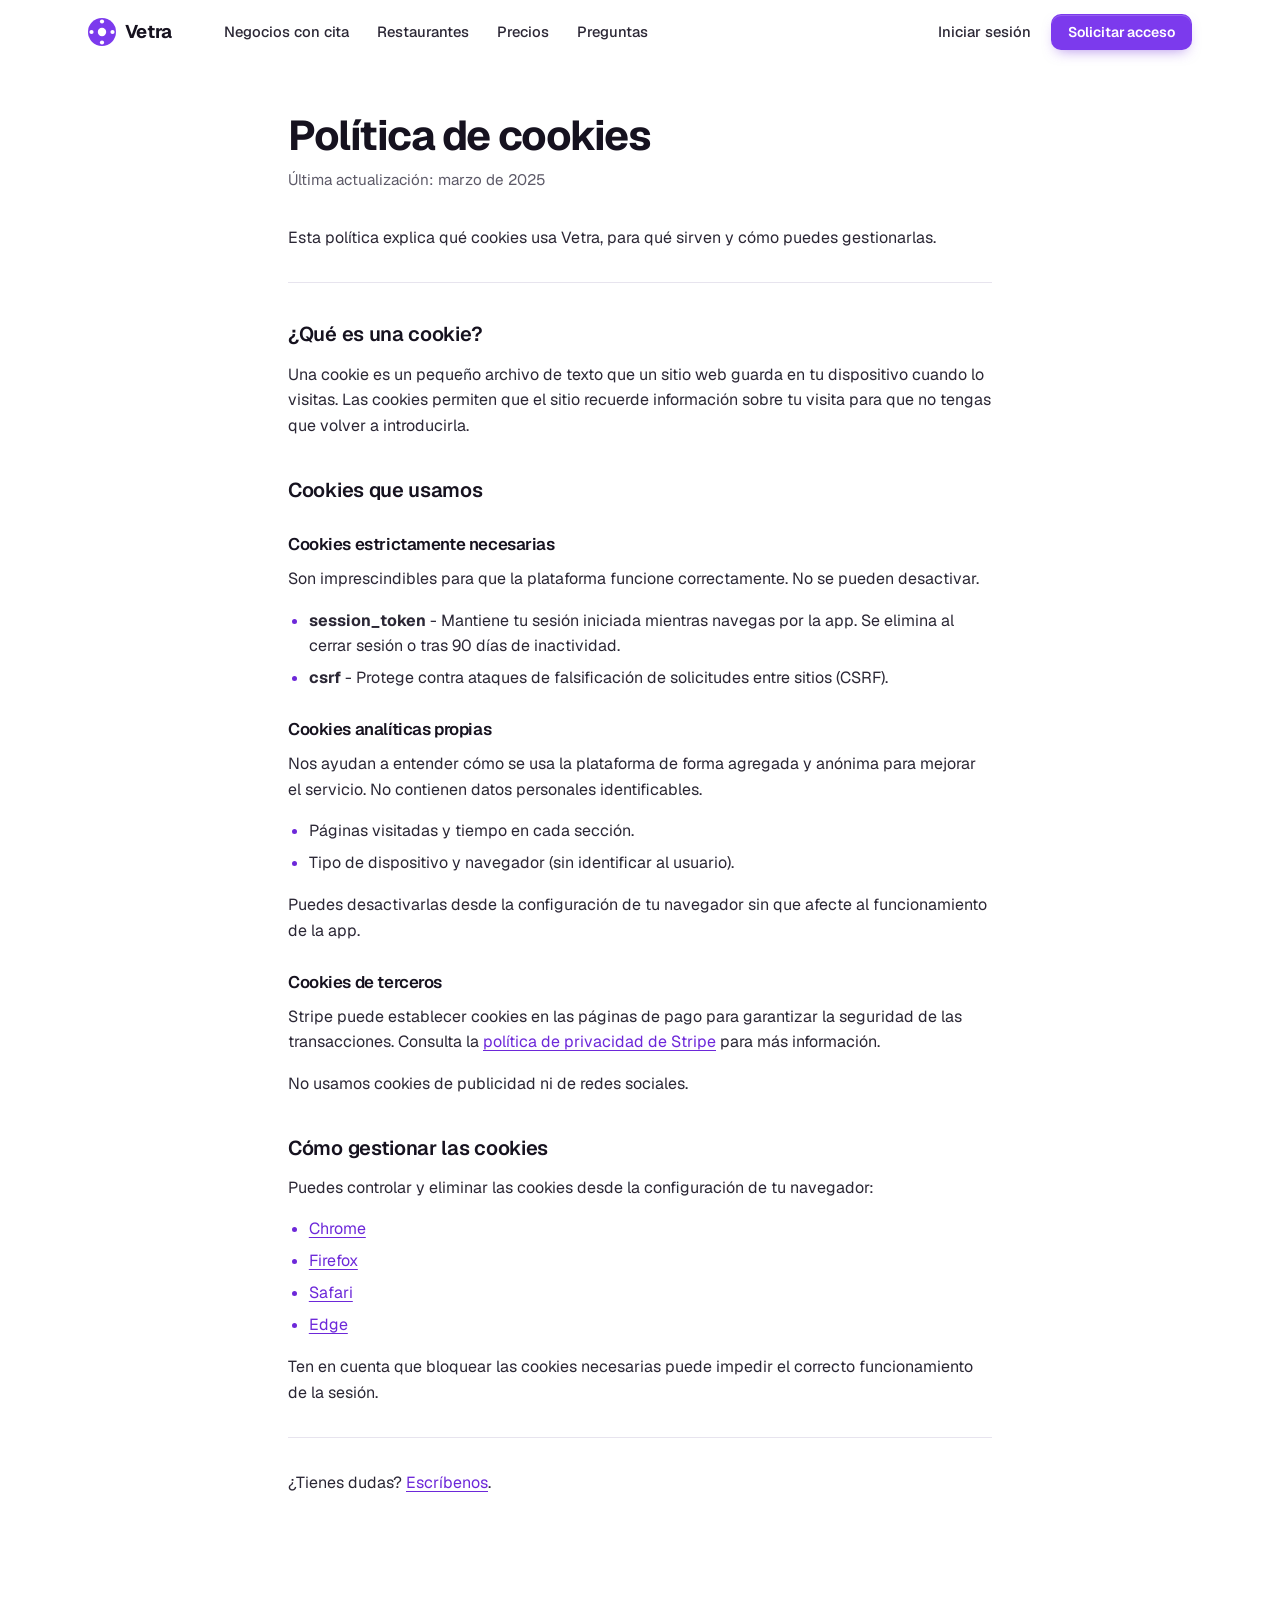
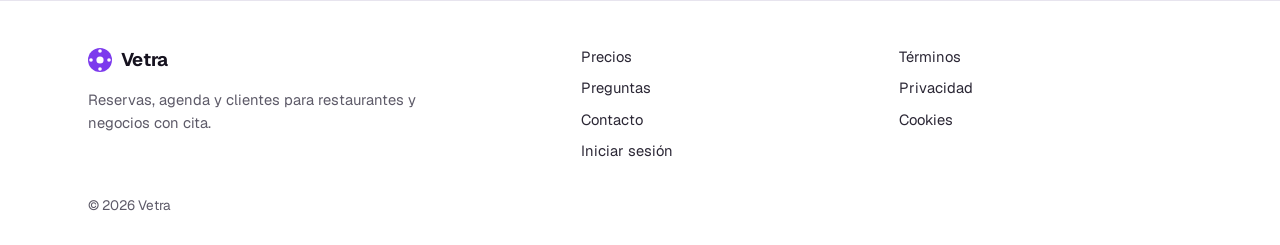
<file: cookies/index.html>
<!DOCTYPE html>
<html lang="es">
<head>
  <meta charset="UTF-8" />
  <meta name="viewport" content="width=device-width, initial-scale=1.0" />
  <title>Política de cookies | Vetra</title>
  <meta name="description" content="Qué cookies usa la web de Vetra y para qué." />
  <meta name="robots" content="noindex, follow" />
  <link rel="canonical" href="https://www.vetrareserve.com/cookies" />
  <meta name="theme-color" content="#ffffff" />
  <meta property="og:type" content="website" />
  <meta property="og:site_name" content="Vetra" />
  <meta property="og:url" content="https://www.vetrareserve.com/cookies" />
  <meta property="og:title" content="Política de cookies | Vetra" />
  <meta property="og:description" content="Qué cookies usa la web de Vetra y para qué." />
  <meta property="og:image" content="https://www.vetrareserve.com/og-image.png" />
  <meta property="og:locale" content="es_ES" />
  <link rel="preload" href="/fonts/geist.woff2" as="font" type="font/woff2" crossorigin />
  <link rel="stylesheet" href="/site.css?v=31f74040" />
  <link rel="icon" href="/favicon.svg" type="image/svg+xml" />
  <link rel="icon" href="/favicon-32.png" sizes="32x32" type="image/png" />
  <link rel="apple-touch-icon" href="/apple-touch-icon.png" />
  <link rel="manifest" href="/site.webmanifest" />
</head>
<body>
<a class="skip" href="#main">Saltar al contenido</a>
<header class="nav">
  <div class="wrap nav-inner">
    <a href="/" class="brand" aria-label="Vetra, inicio">
      <img src="/logo.svg" alt="" width="28" height="28" />
      <span>Vetra</span>
    </a>
    <nav class="nav-links" aria-label="Principal">
      <a href="/#citas">Negocios con cita</a>
      <a href="/#restaurantes">Restaurantes</a>
      <a href="/#precios">Precios</a>
      <a href="/#faq">Preguntas</a>
    </nav>
    <div class="nav-actions">
      <a href="https://app.vetrareserve.com/login" class="link-quiet">Iniciar sesión</a>
      <a href="/#acceso" class="btn btn-primary btn-sm">Solicitar acceso</a>
    </div>
    <button class="nav-toggle" type="button" aria-label="Abrir menú" aria-expanded="false" aria-controls="mobile-nav">
      <span></span><span></span>
    </button>
  </div>
  <div class="mobile-nav" id="mobile-nav" hidden>
    <a href="/#citas">Negocios con cita</a>
    <a href="/#restaurantes">Restaurantes</a>
    <a href="/#precios">Precios</a>
    <a href="/#faq">Preguntas</a>
    <a href="https://app.vetrareserve.com/login">Iniciar sesión</a>
    <a href="/#acceso" class="btn btn-primary">Solicitar acceso</a>
  </div>
</header>
<main id="main" class="page">
  <div class="wrap page-narrow">
    <h1>Política de cookies</h1>
    <p class="page-meta">Última actualización: marzo de 2025</p>
    <div class="prose">

    <p>Esta política explica qué cookies usa Vetra, para qué sirven y cómo puedes gestionarlas.</p>

    <hr />

    <h2>¿Qué es una cookie?</h2>
    <p>Una cookie es un pequeño archivo de texto que un sitio web guarda en tu dispositivo cuando lo visitas. Las cookies permiten que el sitio recuerde información sobre tu visita para que no tengas que volver a introducirla.</p>

    <h2>Cookies que usamos</h2>

    <h3>Cookies estrictamente necesarias</h3>
    <p>Son imprescindibles para que la plataforma funcione correctamente. No se pueden desactivar.</p>
    <ul>
      <li><strong>session_token</strong> - Mantiene tu sesión iniciada mientras navegas por la app. Se elimina al cerrar sesión o tras 90 días de inactividad.</li>
      <li><strong>csrf</strong> - Protege contra ataques de falsificación de solicitudes entre sitios (CSRF).</li>
    </ul>

    <h3>Cookies analíticas propias</h3>
    <p>Nos ayudan a entender cómo se usa la plataforma de forma agregada y anónima para mejorar el servicio. No contienen datos personales identificables.</p>
    <ul>
      <li>Páginas visitadas y tiempo en cada sección.</li>
      <li>Tipo de dispositivo y navegador (sin identificar al usuario).</li>
    </ul>
    <p>Puedes desactivarlas desde la configuración de tu navegador sin que afecte al funcionamiento de la app.</p>

    <h3>Cookies de terceros</h3>
    <p>Stripe puede establecer cookies en las páginas de pago para garantizar la seguridad de las transacciones. Consulta la <a href="https://stripe.com/es/privacy" target="_blank" rel="noopener">política de privacidad de Stripe</a> para más información.</p>
    <p>No usamos cookies de publicidad ni de redes sociales.</p>

    <h2>Cómo gestionar las cookies</h2>
    <p>Puedes controlar y eliminar las cookies desde la configuración de tu navegador:</p>
    <ul>
      <li><a href="https://support.google.com/chrome/answer/95647" target="_blank" rel="noopener">Chrome</a></li>
      <li><a href="https://support.mozilla.org/es/kb/habilitar-y-deshabilitar-cookies-sitios-web-rastrear-preferencias" target="_blank" rel="noopener">Firefox</a></li>
      <li><a href="https://support.apple.com/es-es/guide/safari/sfri11471/mac" target="_blank" rel="noopener">Safari</a></li>
      <li><a href="https://support.microsoft.com/es-es/windows/eliminar-y-administrar-cookies-168dab11-0753-043d-7c16-ede5947fc64d" target="_blank" rel="noopener">Edge</a></li>
    </ul>
    <p>Ten en cuenta que bloquear las cookies necesarias puede impedir el correcto funcionamiento de la sesión.</p>

    <hr />

    <p>¿Tienes dudas? <a href="/contact">Escríbenos</a>.</p>

  </div>
  </div>
</main>
<footer class="footer">
  <div class="wrap footer-grid">
    <div>
      <a href="/" class="brand"><img src="/logo.svg" alt="" width="24" height="24" /><span>Vetra</span></a>
      <p class="footer-tag">Reservas, agenda y clientes para restaurantes y negocios con cita.</p>
    </div>
    <nav aria-label="Enlaces">
      <a href="/#precios">Precios</a>
      <a href="/#faq">Preguntas</a>
      <a href="/contact">Contacto</a>
      <a href="https://app.vetrareserve.com/login">Iniciar sesión</a>
    </nav>
    <nav aria-label="Legal">
      <a href="/terms">Términos</a>
      <a href="/privacy">Privacidad</a>
      <a href="/cookies">Cookies</a>
    </nav>
  </div>
  <div class="wrap footer-bottom">© <span id="year">2026</span> Vetra</div>
</footer>
<script>
(function () {
  document.getElementById('year').textContent = new Date().getFullYear();
  var toggle = document.querySelector('.nav-toggle'), menu = document.getElementById('mobile-nav'), nav = document.querySelector('.nav');
  function setMenu(open) { menu.hidden = !open; toggle.setAttribute('aria-expanded', String(open)); toggle.setAttribute('aria-label', open ? 'Cerrar menú' : 'Abrir menú'); toggle.classList.toggle('open', open); document.body.classList.toggle('menu-open', open); }
  toggle.addEventListener('click', function () { setMenu(menu.hidden); });
  menu.querySelectorAll('a').forEach(function (a) { a.addEventListener('click', function () { setMenu(false); }); });
  document.addEventListener('keydown', function (e) { if (e.key === 'Escape' && !menu.hidden) { setMenu(false); toggle.focus(); } });
  function onScroll() { nav.classList.toggle('scrolled', window.scrollY > 8); }
  window.addEventListener('scroll', onScroll, { passive: true }); onScroll();
})();
</script>
</body>
</html>
</file>
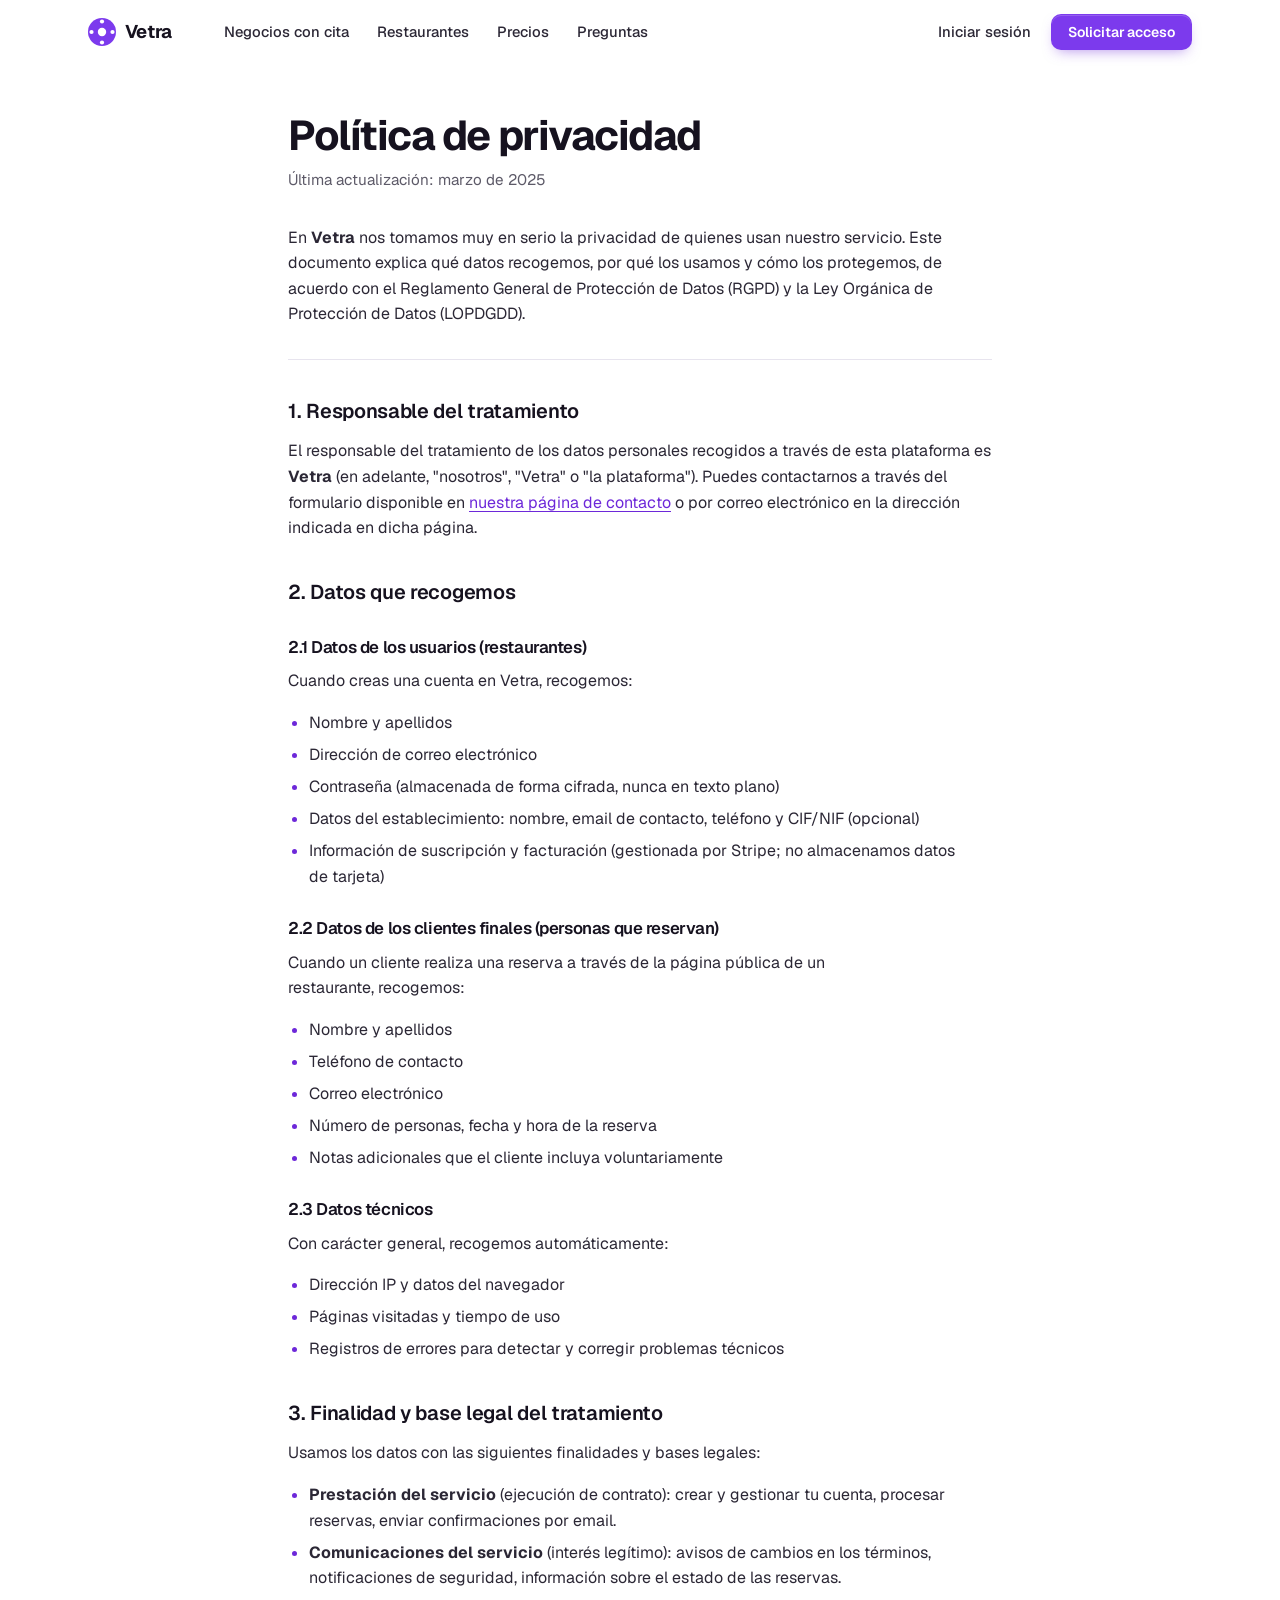
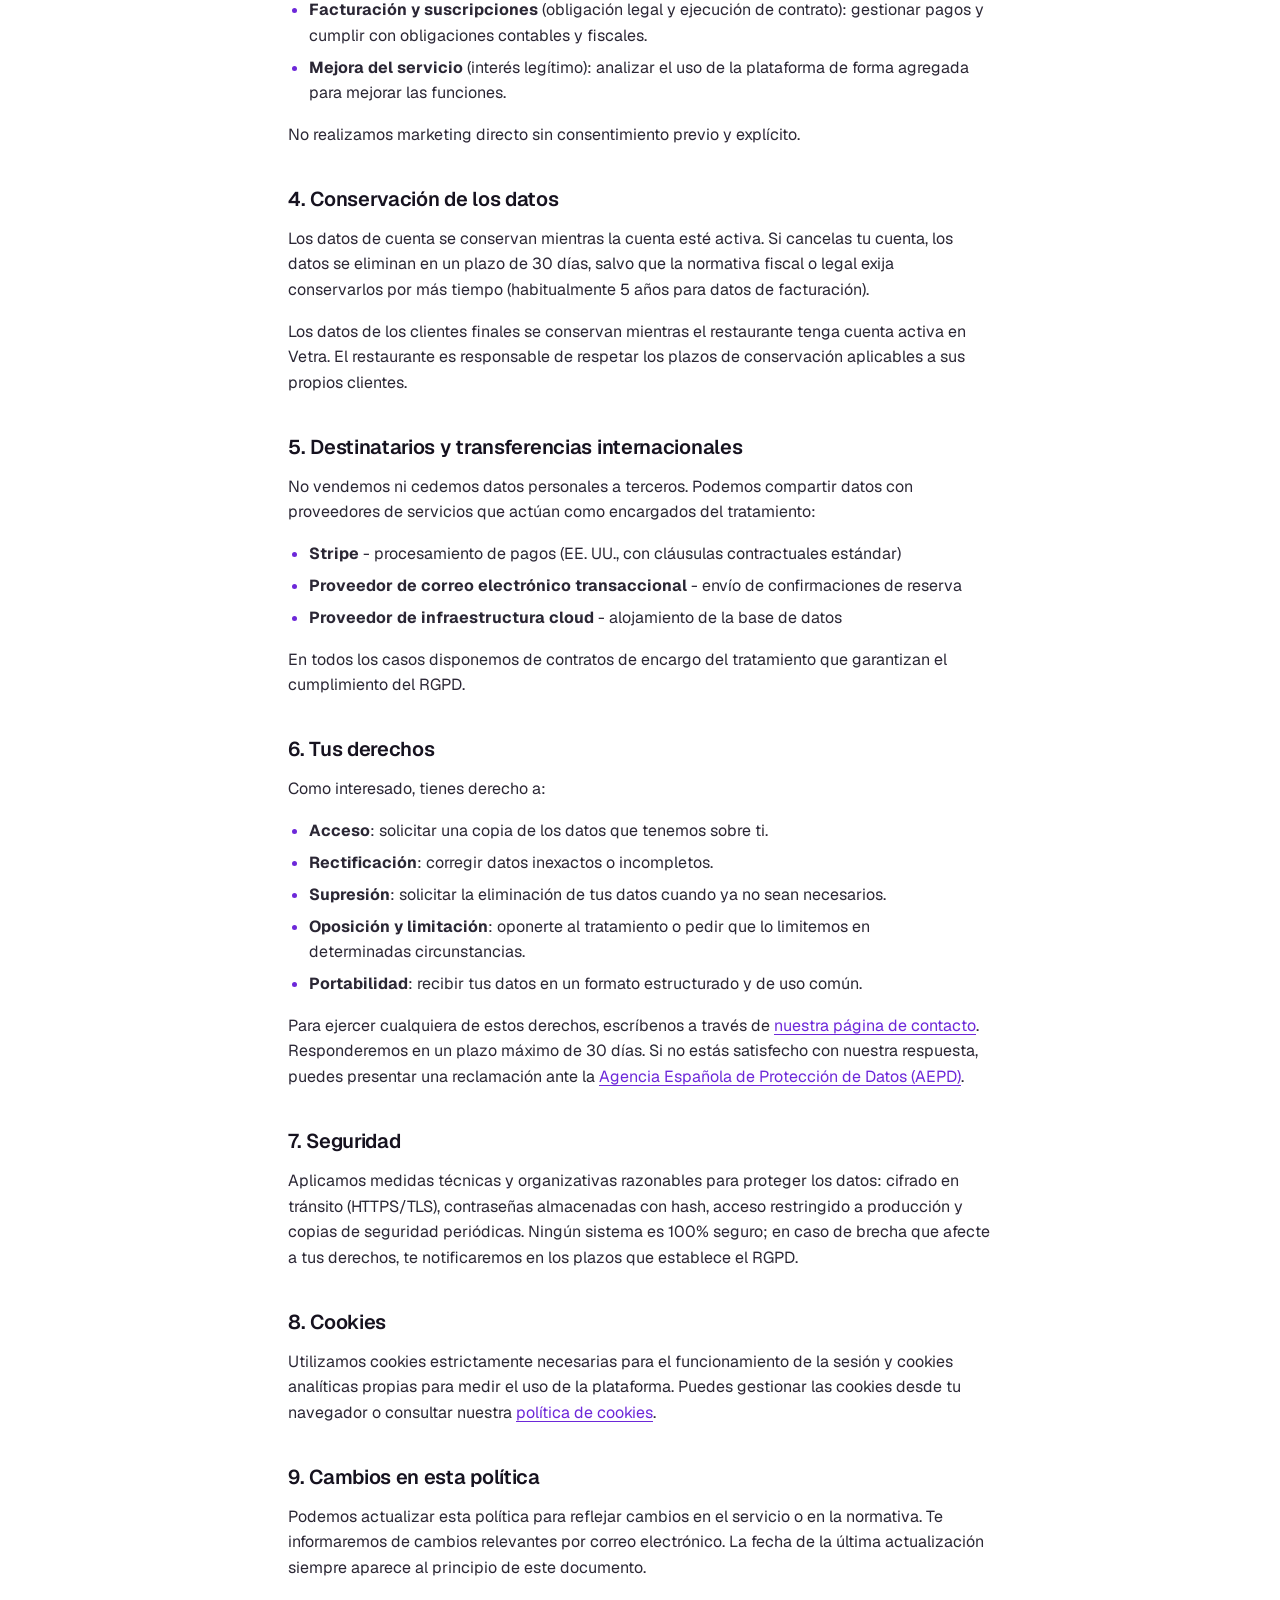
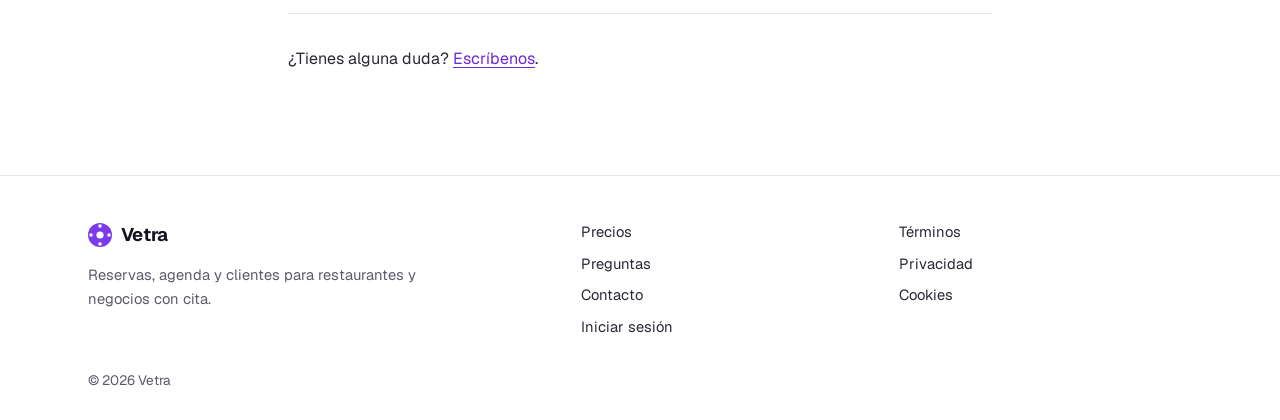
<file: privacy/index.html>
<!DOCTYPE html>
<html lang="es">
<head>
  <meta charset="UTF-8" />
  <meta name="viewport" content="width=device-width, initial-scale=1.0" />
  <title>Política de privacidad | Vetra</title>
  <meta name="description" content="Cómo trata Vetra los datos personales de sus usuarios y de los clientes que reservan a través de la plataforma." />
  <meta name="robots" content="noindex, follow" />
  <link rel="canonical" href="https://www.vetrareserve.com/privacy" />
  <meta name="theme-color" content="#ffffff" />
  <meta property="og:type" content="website" />
  <meta property="og:site_name" content="Vetra" />
  <meta property="og:url" content="https://www.vetrareserve.com/privacy" />
  <meta property="og:title" content="Política de privacidad | Vetra" />
  <meta property="og:description" content="Cómo trata Vetra los datos personales de sus usuarios y de los clientes que reservan a través de la plataforma." />
  <meta property="og:image" content="https://www.vetrareserve.com/og-image.png" />
  <meta property="og:locale" content="es_ES" />
  <link rel="preload" href="/fonts/geist.woff2" as="font" type="font/woff2" crossorigin />
  <link rel="stylesheet" href="/site.css?v=31f74040" />
  <link rel="icon" href="/favicon.svg" type="image/svg+xml" />
  <link rel="icon" href="/favicon-32.png" sizes="32x32" type="image/png" />
  <link rel="apple-touch-icon" href="/apple-touch-icon.png" />
  <link rel="manifest" href="/site.webmanifest" />
</head>
<body>
<a class="skip" href="#main">Saltar al contenido</a>
<header class="nav">
  <div class="wrap nav-inner">
    <a href="/" class="brand" aria-label="Vetra, inicio">
      <img src="/logo.svg" alt="" width="28" height="28" />
      <span>Vetra</span>
    </a>
    <nav class="nav-links" aria-label="Principal">
      <a href="/#citas">Negocios con cita</a>
      <a href="/#restaurantes">Restaurantes</a>
      <a href="/#precios">Precios</a>
      <a href="/#faq">Preguntas</a>
    </nav>
    <div class="nav-actions">
      <a href="https://app.vetrareserve.com/login" class="link-quiet">Iniciar sesión</a>
      <a href="/#acceso" class="btn btn-primary btn-sm">Solicitar acceso</a>
    </div>
    <button class="nav-toggle" type="button" aria-label="Abrir menú" aria-expanded="false" aria-controls="mobile-nav">
      <span></span><span></span>
    </button>
  </div>
  <div class="mobile-nav" id="mobile-nav" hidden>
    <a href="/#citas">Negocios con cita</a>
    <a href="/#restaurantes">Restaurantes</a>
    <a href="/#precios">Precios</a>
    <a href="/#faq">Preguntas</a>
    <a href="https://app.vetrareserve.com/login">Iniciar sesión</a>
    <a href="/#acceso" class="btn btn-primary">Solicitar acceso</a>
  </div>
</header>
<main id="main" class="page">
  <div class="wrap page-narrow">
    <h1>Política de privacidad</h1>
    <p class="page-meta">Última actualización: marzo de 2025</p>
    <div class="prose">

    <p>En <strong>Vetra</strong> nos tomamos muy en serio la privacidad de quienes usan nuestro servicio. Este documento explica qué datos recogemos, por qué los usamos y cómo los protegemos, de acuerdo con el Reglamento General de Protección de Datos (RGPD) y la Ley Orgánica de Protección de Datos (LOPDGDD).</p>

    <hr />

    <h2>1. Responsable del tratamiento</h2>
    <p>El responsable del tratamiento de los datos personales recogidos a través de esta plataforma es <strong>Vetra</strong> (en adelante, "nosotros", "Vetra" o "la plataforma"). Puedes contactarnos a través del formulario disponible en <a href="/contact">nuestra página de contacto</a> o por correo electrónico en la dirección indicada en dicha página.</p>

    <h2>2. Datos que recogemos</h2>

    <h3>2.1 Datos de los usuarios (restaurantes)</h3>
    <p>Cuando creas una cuenta en Vetra, recogemos:</p>
    <ul>
      <li>Nombre y apellidos</li>
      <li>Dirección de correo electrónico</li>
      <li>Contraseña (almacenada de forma cifrada, nunca en texto plano)</li>
      <li>Datos del establecimiento: nombre, email de contacto, teléfono y CIF/NIF (opcional)</li>
      <li>Información de suscripción y facturación (gestionada por Stripe; no almacenamos datos de tarjeta)</li>
    </ul>

    <h3>2.2 Datos de los clientes finales (personas que reservan)</h3>
    <p>Cuando un cliente realiza una reserva a través de la página pública de un restaurante, recogemos:</p>
    <ul>
      <li>Nombre y apellidos</li>
      <li>Teléfono de contacto</li>
      <li>Correo electrónico</li>
      <li>Número de personas, fecha y hora de la reserva</li>
      <li>Notas adicionales que el cliente incluya voluntariamente</li>
    </ul>

    <h3>2.3 Datos técnicos</h3>
    <p>Con carácter general, recogemos automáticamente:</p>
    <ul>
      <li>Dirección IP y datos del navegador</li>
      <li>Páginas visitadas y tiempo de uso</li>
      <li>Registros de errores para detectar y corregir problemas técnicos</li>
    </ul>

    <h2>3. Finalidad y base legal del tratamiento</h2>
    <p>Usamos los datos con las siguientes finalidades y bases legales:</p>
    <ul>
      <li><strong>Prestación del servicio</strong> (ejecución de contrato): crear y gestionar tu cuenta, procesar reservas, enviar confirmaciones por email.</li>
      <li><strong>Comunicaciones del servicio</strong> (interés legítimo): avisos de cambios en los términos, notificaciones de seguridad, información sobre el estado de las reservas.</li>
      <li><strong>Facturación y suscripciones</strong> (obligación legal y ejecución de contrato): gestionar pagos y cumplir con obligaciones contables y fiscales.</li>
      <li><strong>Mejora del servicio</strong> (interés legítimo): analizar el uso de la plataforma de forma agregada para mejorar las funciones.</li>
    </ul>
    <p>No realizamos marketing directo sin consentimiento previo y explícito.</p>

    <h2>4. Conservación de los datos</h2>
    <p>Los datos de cuenta se conservan mientras la cuenta esté activa. Si cancelas tu cuenta, los datos se eliminan en un plazo de 30 días, salvo que la normativa fiscal o legal exija conservarlos por más tiempo (habitualmente 5 años para datos de facturación).</p>
    <p>Los datos de los clientes finales se conservan mientras el restaurante tenga cuenta activa en Vetra. El restaurante es responsable de respetar los plazos de conservación aplicables a sus propios clientes.</p>

    <h2>5. Destinatarios y transferencias internacionales</h2>
    <p>No vendemos ni cedemos datos personales a terceros. Podemos compartir datos con proveedores de servicios que actúan como encargados del tratamiento:</p>
    <ul>
      <li><strong>Stripe</strong> - procesamiento de pagos (EE. UU., con cláusulas contractuales estándar)</li>
      <li><strong>Proveedor de correo electrónico transaccional</strong> - envío de confirmaciones de reserva</li>
      <li><strong>Proveedor de infraestructura cloud</strong> - alojamiento de la base de datos</li>
    </ul>
    <p>En todos los casos disponemos de contratos de encargo del tratamiento que garantizan el cumplimiento del RGPD.</p>

    <h2>6. Tus derechos</h2>
    <p>Como interesado, tienes derecho a:</p>
    <ul>
      <li><strong>Acceso</strong>: solicitar una copia de los datos que tenemos sobre ti.</li>
      <li><strong>Rectificación</strong>: corregir datos inexactos o incompletos.</li>
      <li><strong>Supresión</strong>: solicitar la eliminación de tus datos cuando ya no sean necesarios.</li>
      <li><strong>Oposición y limitación</strong>: oponerte al tratamiento o pedir que lo limitemos en determinadas circunstancias.</li>
      <li><strong>Portabilidad</strong>: recibir tus datos en un formato estructurado y de uso común.</li>
    </ul>
    <p>Para ejercer cualquiera de estos derechos, escríbenos a través de <a href="/contact">nuestra página de contacto</a>. Responderemos en un plazo máximo de 30 días. Si no estás satisfecho con nuestra respuesta, puedes presentar una reclamación ante la <a href="https://www.aepd.es" target="_blank" rel="noopener">Agencia Española de Protección de Datos (AEPD)</a>.</p>

    <h2>7. Seguridad</h2>
    <p>Aplicamos medidas técnicas y organizativas razonables para proteger los datos: cifrado en tránsito (HTTPS/TLS), contraseñas almacenadas con hash, acceso restringido a producción y copias de seguridad periódicas. Ningún sistema es 100% seguro; en caso de brecha que afecte a tus derechos, te notificaremos en los plazos que establece el RGPD.</p>

    <h2>8. Cookies</h2>
    <p>Utilizamos cookies estrictamente necesarias para el funcionamiento de la sesión y cookies analíticas propias para medir el uso de la plataforma. Puedes gestionar las cookies desde tu navegador o consultar nuestra <a href="/cookies">política de cookies</a>.</p>

    <h2>9. Cambios en esta política</h2>
    <p>Podemos actualizar esta política para reflejar cambios en el servicio o en la normativa. Te informaremos de cambios relevantes por correo electrónico. La fecha de la última actualización siempre aparece al principio de este documento.</p>

    <hr />

    <p>¿Tienes alguna duda? <a href="/contact">Escríbenos</a>.</p>

  </div>
  </div>
</main>
<footer class="footer">
  <div class="wrap footer-grid">
    <div>
      <a href="/" class="brand"><img src="/logo.svg" alt="" width="24" height="24" /><span>Vetra</span></a>
      <p class="footer-tag">Reservas, agenda y clientes para restaurantes y negocios con cita.</p>
    </div>
    <nav aria-label="Enlaces">
      <a href="/#precios">Precios</a>
      <a href="/#faq">Preguntas</a>
      <a href="/contact">Contacto</a>
      <a href="https://app.vetrareserve.com/login">Iniciar sesión</a>
    </nav>
    <nav aria-label="Legal">
      <a href="/terms">Términos</a>
      <a href="/privacy">Privacidad</a>
      <a href="/cookies">Cookies</a>
    </nav>
  </div>
  <div class="wrap footer-bottom">© <span id="year">2026</span> Vetra</div>
</footer>
<script>
(function () {
  document.getElementById('year').textContent = new Date().getFullYear();
  var toggle = document.querySelector('.nav-toggle'), menu = document.getElementById('mobile-nav'), nav = document.querySelector('.nav');
  function setMenu(open) { menu.hidden = !open; toggle.setAttribute('aria-expanded', String(open)); toggle.setAttribute('aria-label', open ? 'Cerrar menú' : 'Abrir menú'); toggle.classList.toggle('open', open); document.body.classList.toggle('menu-open', open); }
  toggle.addEventListener('click', function () { setMenu(menu.hidden); });
  menu.querySelectorAll('a').forEach(function (a) { a.addEventListener('click', function () { setMenu(false); }); });
  document.addEventListener('keydown', function (e) { if (e.key === 'Escape' && !menu.hidden) { setMenu(false); toggle.focus(); } });
  function onScroll() { nav.classList.toggle('scrolled', window.scrollY > 8); }
  window.addEventListener('scroll', onScroll, { passive: true }); onScroll();
})();
</script>
</body>
</html>
</file>
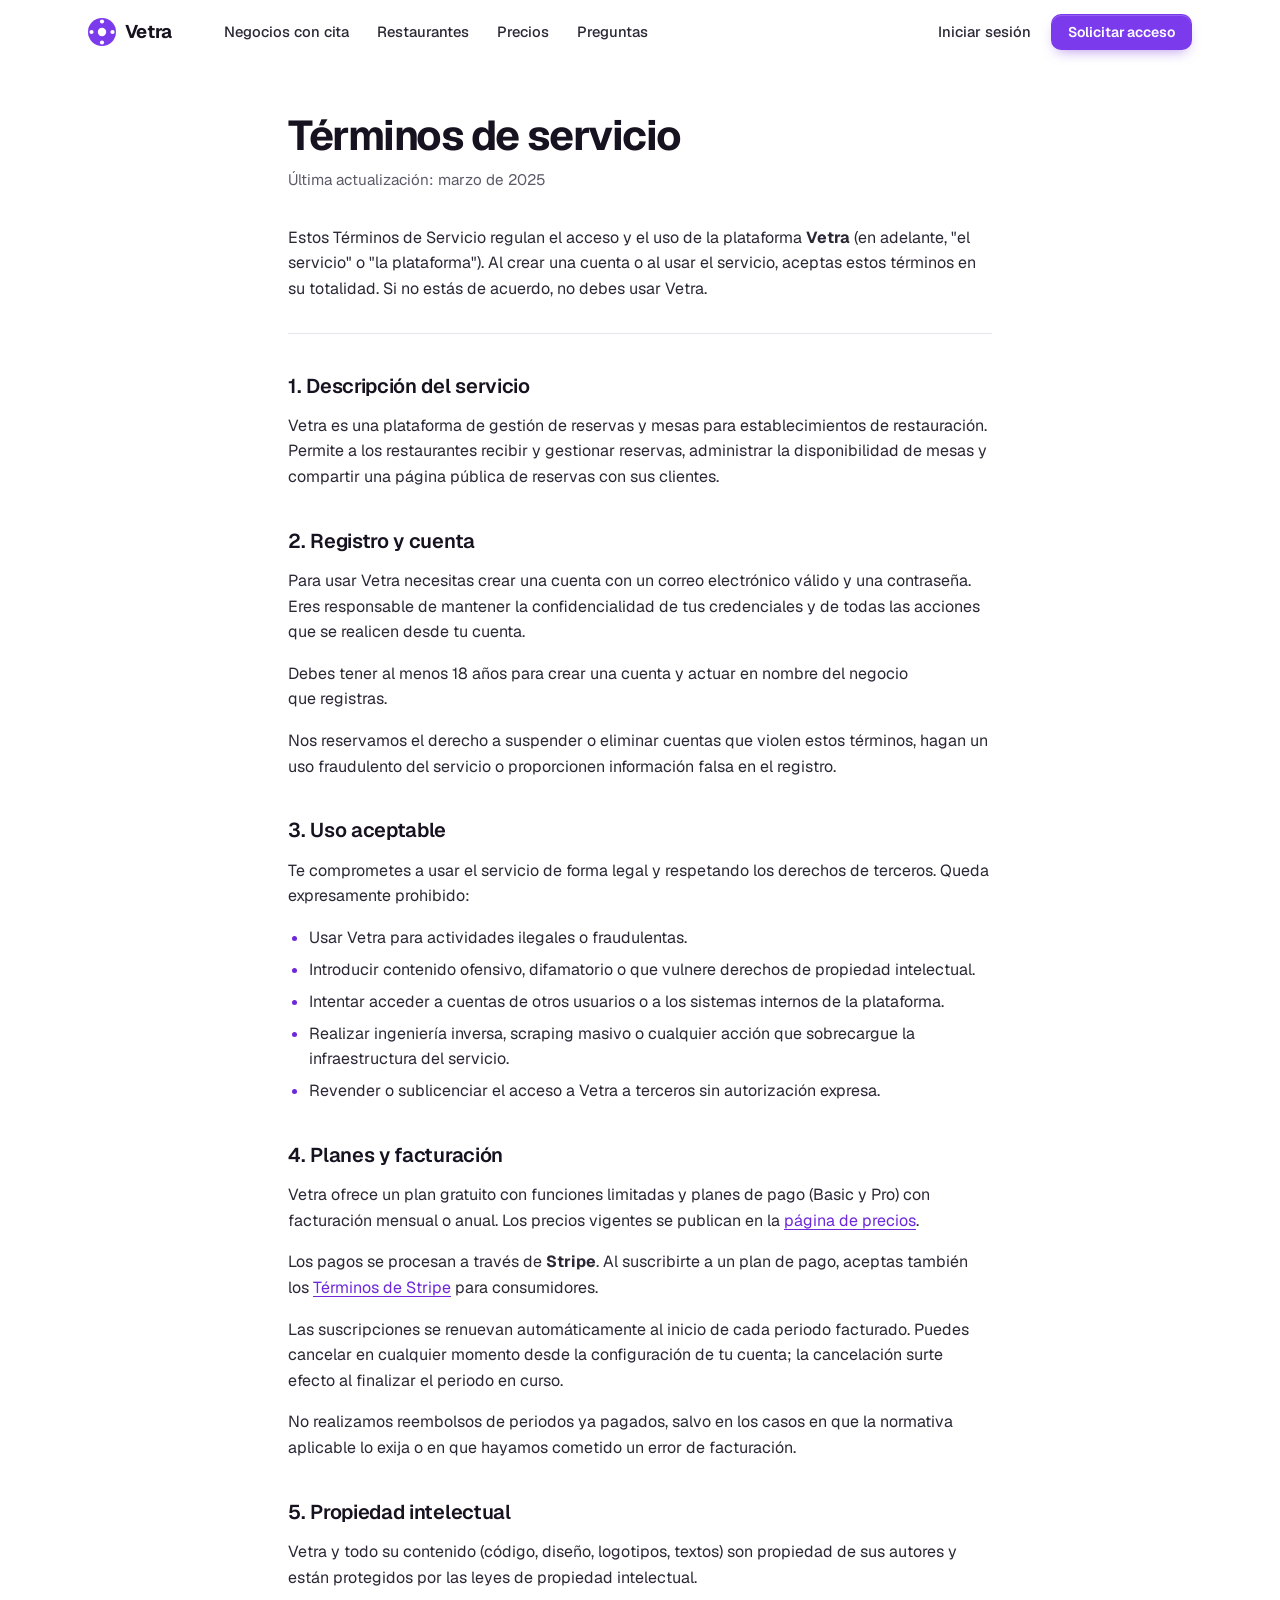
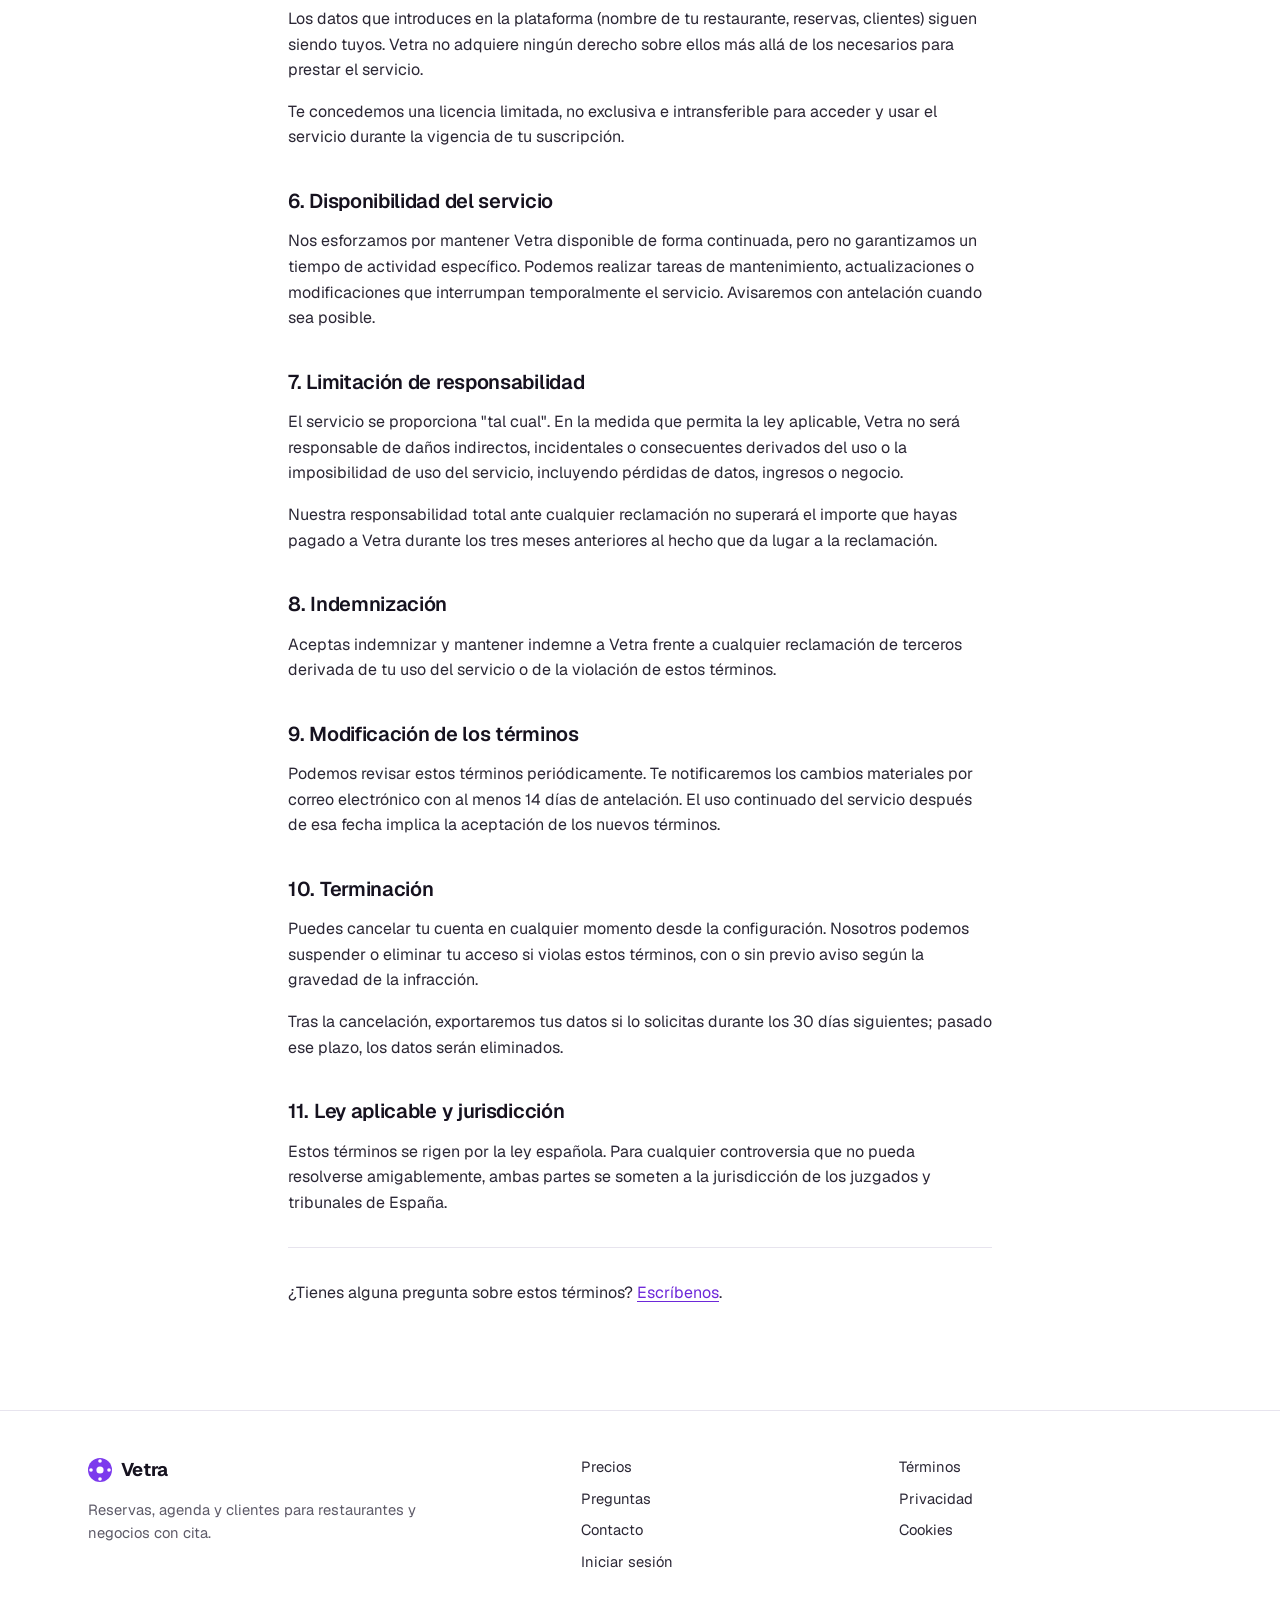
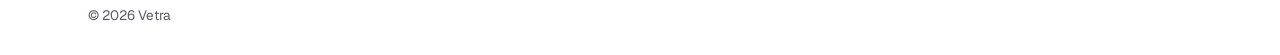
<file: terms/index.html>
<!DOCTYPE html>
<html lang="es">
<head>
  <meta charset="UTF-8" />
  <meta name="viewport" content="width=device-width, initial-scale=1.0" />
  <title>Términos de servicio | Vetra</title>
  <meta name="description" content="Condiciones de uso de Vetra, el software de reservas y agenda de citas para restaurantes y negocios con cita." />
  <meta name="robots" content="noindex, follow" />
  <link rel="canonical" href="https://www.vetrareserve.com/terms" />
  <meta name="theme-color" content="#ffffff" />
  <meta property="og:type" content="website" />
  <meta property="og:site_name" content="Vetra" />
  <meta property="og:url" content="https://www.vetrareserve.com/terms" />
  <meta property="og:title" content="Términos de servicio | Vetra" />
  <meta property="og:description" content="Condiciones de uso de Vetra, el software de reservas y agenda de citas para restaurantes y negocios con cita." />
  <meta property="og:image" content="https://www.vetrareserve.com/og-image.png" />
  <meta property="og:locale" content="es_ES" />
  <link rel="preload" href="/fonts/geist.woff2" as="font" type="font/woff2" crossorigin />
  <link rel="stylesheet" href="/site.css?v=31f74040" />
  <link rel="icon" href="/favicon.svg" type="image/svg+xml" />
  <link rel="icon" href="/favicon-32.png" sizes="32x32" type="image/png" />
  <link rel="apple-touch-icon" href="/apple-touch-icon.png" />
  <link rel="manifest" href="/site.webmanifest" />
</head>
<body>
<a class="skip" href="#main">Saltar al contenido</a>
<header class="nav">
  <div class="wrap nav-inner">
    <a href="/" class="brand" aria-label="Vetra, inicio">
      <img src="/logo.svg" alt="" width="28" height="28" />
      <span>Vetra</span>
    </a>
    <nav class="nav-links" aria-label="Principal">
      <a href="/#citas">Negocios con cita</a>
      <a href="/#restaurantes">Restaurantes</a>
      <a href="/#precios">Precios</a>
      <a href="/#faq">Preguntas</a>
    </nav>
    <div class="nav-actions">
      <a href="https://app.vetrareserve.com/login" class="link-quiet">Iniciar sesión</a>
      <a href="/#acceso" class="btn btn-primary btn-sm">Solicitar acceso</a>
    </div>
    <button class="nav-toggle" type="button" aria-label="Abrir menú" aria-expanded="false" aria-controls="mobile-nav">
      <span></span><span></span>
    </button>
  </div>
  <div class="mobile-nav" id="mobile-nav" hidden>
    <a href="/#citas">Negocios con cita</a>
    <a href="/#restaurantes">Restaurantes</a>
    <a href="/#precios">Precios</a>
    <a href="/#faq">Preguntas</a>
    <a href="https://app.vetrareserve.com/login">Iniciar sesión</a>
    <a href="/#acceso" class="btn btn-primary">Solicitar acceso</a>
  </div>
</header>
<main id="main" class="page">
  <div class="wrap page-narrow">
    <h1>Términos de servicio</h1>
    <p class="page-meta">Última actualización: marzo de 2025</p>
    <div class="prose">

    <p>Estos Términos de Servicio regulan el acceso y el uso de la plataforma <strong>Vetra</strong> (en adelante, "el servicio" o "la plataforma"). Al crear una cuenta o al usar el servicio, aceptas estos términos en su totalidad. Si no estás de acuerdo, no debes usar Vetra.</p>

    <hr />

    <h2>1. Descripción del servicio</h2>
    <p>Vetra es una plataforma de gestión de reservas y mesas para establecimientos de restauración. Permite a los restaurantes recibir y gestionar reservas, administrar la disponibilidad de mesas y compartir una página pública de reservas con sus clientes.</p>

    <h2>2. Registro y cuenta</h2>
    <p>Para usar Vetra necesitas crear una cuenta con un correo electrónico válido y una contraseña. Eres responsable de mantener la confidencialidad de tus credenciales y de todas las acciones que se realicen desde tu cuenta.</p>
    <p>Debes tener al menos 18 años para crear una cuenta y actuar en nombre del negocio que registras.</p>
    <p>Nos reservamos el derecho a suspender o eliminar cuentas que violen estos términos, hagan un uso fraudulento del servicio o proporcionen información falsa en el registro.</p>

    <h2>3. Uso aceptable</h2>
    <p>Te comprometes a usar el servicio de forma legal y respetando los derechos de terceros. Queda expresamente prohibido:</p>
    <ul>
      <li>Usar Vetra para actividades ilegales o fraudulentas.</li>
      <li>Introducir contenido ofensivo, difamatorio o que vulnere derechos de propiedad intelectual.</li>
      <li>Intentar acceder a cuentas de otros usuarios o a los sistemas internos de la plataforma.</li>
      <li>Realizar ingeniería inversa, scraping masivo o cualquier acción que sobrecargue la infraestructura del servicio.</li>
      <li>Revender o sublicenciar el acceso a Vetra a terceros sin autorización expresa.</li>
    </ul>

    <h2>4. Planes y facturación</h2>
    <p>Vetra ofrece un plan gratuito con funciones limitadas y planes de pago (Basic y Pro) con facturación mensual o anual. Los precios vigentes se publican en la <a href="/#precios">página de precios</a>.</p>
    <p>Los pagos se procesan a través de <strong>Stripe</strong>. Al suscribirte a un plan de pago, aceptas también los <a href="https://stripe.com/es/legal/consumer" target="_blank" rel="noopener">Términos de Stripe</a> para consumidores.</p>
    <p>Las suscripciones se renuevan automáticamente al inicio de cada periodo facturado. Puedes cancelar en cualquier momento desde la configuración de tu cuenta; la cancelación surte efecto al finalizar el periodo en curso.</p>
    <p>No realizamos reembolsos de periodos ya pagados, salvo en los casos en que la normativa aplicable lo exija o en que hayamos cometido un error de facturación.</p>

    <h2>5. Propiedad intelectual</h2>
    <p>Vetra y todo su contenido (código, diseño, logotipos, textos) son propiedad de sus autores y están protegidos por las leyes de propiedad intelectual.</p>
    <p>Los datos que introduces en la plataforma (nombre de tu restaurante, reservas, clientes) siguen siendo tuyos. Vetra no adquiere ningún derecho sobre ellos más allá de los necesarios para prestar el servicio.</p>
    <p>Te concedemos una licencia limitada, no exclusiva e intransferible para acceder y usar el servicio durante la vigencia de tu suscripción.</p>

    <h2>6. Disponibilidad del servicio</h2>
    <p>Nos esforzamos por mantener Vetra disponible de forma continuada, pero no garantizamos un tiempo de actividad específico. Podemos realizar tareas de mantenimiento, actualizaciones o modificaciones que interrumpan temporalmente el servicio. Avisaremos con antelación cuando sea posible.</p>

    <h2>7. Limitación de responsabilidad</h2>
    <p>El servicio se proporciona "tal cual". En la medida que permita la ley aplicable, Vetra no será responsable de daños indirectos, incidentales o consecuentes derivados del uso o la imposibilidad de uso del servicio, incluyendo pérdidas de datos, ingresos o negocio.</p>
    <p>Nuestra responsabilidad total ante cualquier reclamación no superará el importe que hayas pagado a Vetra durante los tres meses anteriores al hecho que da lugar a la reclamación.</p>

    <h2>8. Indemnización</h2>
    <p>Aceptas indemnizar y mantener indemne a Vetra frente a cualquier reclamación de terceros derivada de tu uso del servicio o de la violación de estos términos.</p>

    <h2>9. Modificación de los términos</h2>
    <p>Podemos revisar estos términos periódicamente. Te notificaremos los cambios materiales por correo electrónico con al menos 14 días de antelación. El uso continuado del servicio después de esa fecha implica la aceptación de los nuevos términos.</p>

    <h2>10. Terminación</h2>
    <p>Puedes cancelar tu cuenta en cualquier momento desde la configuración. Nosotros podemos suspender o eliminar tu acceso si violas estos términos, con o sin previo aviso según la gravedad de la infracción.</p>
    <p>Tras la cancelación, exportaremos tus datos si lo solicitas durante los 30 días siguientes; pasado ese plazo, los datos serán eliminados.</p>

    <h2>11. Ley aplicable y jurisdicción</h2>
    <p>Estos términos se rigen por la ley española. Para cualquier controversia que no pueda resolverse amigablemente, ambas partes se someten a la jurisdicción de los juzgados y tribunales de España.</p>

    <hr />

    <p>¿Tienes alguna pregunta sobre estos términos? <a href="/contact">Escríbenos</a>.</p>

  </div>
  </div>
</main>
<footer class="footer">
  <div class="wrap footer-grid">
    <div>
      <a href="/" class="brand"><img src="/logo.svg" alt="" width="24" height="24" /><span>Vetra</span></a>
      <p class="footer-tag">Reservas, agenda y clientes para restaurantes y negocios con cita.</p>
    </div>
    <nav aria-label="Enlaces">
      <a href="/#precios">Precios</a>
      <a href="/#faq">Preguntas</a>
      <a href="/contact">Contacto</a>
      <a href="https://app.vetrareserve.com/login">Iniciar sesión</a>
    </nav>
    <nav aria-label="Legal">
      <a href="/terms">Términos</a>
      <a href="/privacy">Privacidad</a>
      <a href="/cookies">Cookies</a>
    </nav>
  </div>
  <div class="wrap footer-bottom">© <span id="year">2026</span> Vetra</div>
</footer>
<script>
(function () {
  document.getElementById('year').textContent = new Date().getFullYear();
  var toggle = document.querySelector('.nav-toggle'), menu = document.getElementById('mobile-nav'), nav = document.querySelector('.nav');
  function setMenu(open) { menu.hidden = !open; toggle.setAttribute('aria-expanded', String(open)); toggle.setAttribute('aria-label', open ? 'Cerrar menú' : 'Abrir menú'); toggle.classList.toggle('open', open); document.body.classList.toggle('menu-open', open); }
  toggle.addEventListener('click', function () { setMenu(menu.hidden); });
  menu.querySelectorAll('a').forEach(function (a) { a.addEventListener('click', function () { setMenu(false); }); });
  document.addEventListener('keydown', function (e) { if (e.key === 'Escape' && !menu.hidden) { setMenu(false); toggle.focus(); } });
  function onScroll() { nav.classList.toggle('scrolled', window.scrollY > 8); }
  window.addEventListener('scroll', onScroll, { passive: true }); onScroll();
})();
</script>
</body>
</html>
</file>
<file: site.css>
/* Vetra site (home, contact, legal). Mobile first. */

/* Geist, self-hosted (SIL OFL 1.1, see /fonts/OFL.txt) */
@font-face {
  font-family: 'Geist';
  src: url('/fonts/geist.woff2') format('woff2');
  font-weight: 100 900;
  font-style: normal;
  font-display: swap;
}

:root {
  --violet: #6d28d9;          /* brand, AA on white for text */
  --violet-btn: #7c3aed;      /* button fill (white text 5.7:1) */
  --violet-btn-hover: #6d28d9;
  --violet-50: #f6f3ff;
  --violet-100: #ece7fd;
  --violet-line: #d9cffb;
  --ink: #16121f;
  --text: #2b2735;
  --muted: #5d5a68;           /* 6.4:1 on white, 5.9:1 on tint */
  --line: #e7e4ee;
  --bg: #ffffff;
  --tint: #f8f7fb;
  --radius-lg: 20px;
  --radius: 14px;
  --radius-sm: 10px;
  --ease-out: cubic-bezier(0.23, 1, 0.32, 1);
  --shadow-soft: 0 1px 2px rgba(40, 24, 90, .06), 0 8px 18px -8px rgba(40, 24, 90, .12);
  --shadow-shot: 0 2px 4px rgba(40, 24, 90, .06), 0 14px 24px -12px rgba(40, 24, 90, .24);
}

*, *::before, *::after { box-sizing: border-box; }
html { scroll-behavior: smooth; scroll-padding-top: 76px; -webkit-text-size-adjust: 100%; scrollbar-color: #cfc8de transparent; }
body {
  margin: 0;
  font-family: 'Geist', system-ui, -apple-system, 'Segoe UI', Roboto, sans-serif;
  font-size: 16px; line-height: 1.6; color: var(--text); background: var(--bg);
  -webkit-font-smoothing: antialiased; text-rendering: optimizeLegibility;
  overflow-x: hidden; caret-color: var(--violet);
}
body.menu-open { overflow: hidden; }
::selection { background: var(--violet-100); color: var(--ink); }
img { max-width: 100%; height: auto; display: block; }
a { color: var(--violet); text-decoration-thickness: 1px; text-underline-offset: 3px; }
h1, h2, h3 { color: var(--ink); margin: 0; letter-spacing: -0.025em; text-wrap: balance; }
p, dd, li { text-wrap: pretty; }
p, dl, dd, figure { margin: 0; }
ul, ol { margin: 0; padding: 0; list-style: none; }
button, input, select, textarea { font: inherit; }
:focus-visible { outline: 2px solid var(--violet); outline-offset: 3px; border-radius: 6px; }

.wrap { width: 100%; max-width: 1160px; margin: 0 auto; padding: 0 16px; }
@media (min-width: 640px) { .wrap { padding: 0 28px; } }

.skip { position: absolute; left: 12px; top: -48px; z-index: 100; background: var(--ink); color: #fff; padding: 10px 14px; border-radius: 10px; text-decoration: none; }
.skip:focus { top: 12px; }

/* ── Buttons ─────────────────────────────── */
.btn {
  display: inline-flex; align-items: center; justify-content: center;
  font-weight: 600; font-size: .95rem; line-height: 1; letter-spacing: -0.005em;
  padding: .85rem 1.3rem; border-radius: 12px; border: 1px solid transparent;
  cursor: pointer; text-decoration: none; white-space: nowrap;
  transition: background-color .2s ease, border-color .2s ease, color .2s ease, transform .16s var(--ease-out);
}
.btn:active { transform: scale(0.97); }
.btn-sm { padding: .62rem 1rem; font-size: .875rem; border-radius: 10px; }
.btn-lg { padding: 1rem 1.5rem; font-size: 1rem; }
.btn-block { width: 100%; }
.btn-primary { background: var(--violet-btn); color: #fff; box-shadow: 0 1px 0 rgba(255, 255, 255, .18) inset, 0 6px 14px -6px rgba(109, 40, 217, .55); }
.btn-primary:disabled { opacity: .6; cursor: default; transform: none; }
.btn-ghost { background: #fff; color: var(--ink); border-color: var(--line); }
.btn-outline { background: #fff; color: var(--violet); border-color: var(--violet-line); }
@media (hover: hover) and (pointer: fine) {
  .btn-primary:hover { background: var(--violet-btn-hover); }
  .btn-ghost:hover { border-color: var(--violet-line); color: var(--violet); }
  .btn-outline:hover { background: var(--violet-50); }
}
.link-quiet { color: var(--text); font-weight: 500; font-size: .92rem; text-decoration: none; }
.link-quiet:hover { color: var(--violet); }

/* ── Nav ─────────────────────────────── */
.nav {
  position: sticky; top: 0; z-index: 50;
  background: rgba(255, 255, 255, .9);
  backdrop-filter: saturate(160%) blur(12px); -webkit-backdrop-filter: saturate(160%) blur(12px);
  border-bottom: 1px solid transparent; transition: border-color .2s ease;
}
.nav.scrolled { border-bottom-color: var(--line); }
.nav-inner { display: flex; align-items: center; gap: 1rem; height: 64px; }
.brand { display: inline-flex; align-items: center; gap: .55rem; color: var(--ink); font-weight: 700; font-size: 1.15rem; letter-spacing: -0.02em; text-decoration: none; }
.nav-links { display: none; gap: 1.75rem; margin-left: 2.25rem; }
.nav-links a { color: var(--text); font-size: .92rem; font-weight: 500; text-decoration: none; }
.nav-links a:hover { color: var(--violet); }
.nav-actions { display: none; margin-left: auto; align-items: center; gap: 1.25rem; }
.nav-toggle {
  margin-left: auto; width: 44px; height: 44px; border: 1px solid var(--line); border-radius: 12px; background: #fff;
  display: inline-flex; flex-direction: column; align-items: center; justify-content: center; gap: 5px; cursor: pointer;
}
.nav-toggle span { width: 18px; height: 2px; background: var(--ink); border-radius: 2px; transition: transform .2s var(--ease-out); }
.nav-toggle.open span:first-child { transform: translateY(3.5px) rotate(45deg); }
.nav-toggle.open span:last-child { transform: translateY(-3.5px) rotate(-45deg); }
/* backdrop-filter makes .nav the containing block of fixed children: drop it while the menu is open */
body.menu-open .nav { backdrop-filter: none; -webkit-backdrop-filter: none; background: #fff; border-bottom-color: var(--line); }
.mobile-nav { position: fixed; inset: 64px 0 0 0; height: calc(100dvh - 64px); z-index: 60; background: #fff; padding: .5rem 16px 2rem; display: flex; flex-direction: column; overflow-y: auto; }
.mobile-nav a { padding: 1rem .25rem; border-bottom: 1px solid var(--line); color: var(--ink); font-weight: 600; font-size: 1.05rem; text-decoration: none; }
.mobile-nav a.btn { margin-top: 1.25rem; border-bottom: 0; color: #fff; padding: 1rem; }
@media (min-width: 960px) {
  .nav-links, .nav-actions { display: flex; }
  .nav-toggle, .mobile-nav { display: none !important; }
}

/* ── Sections ─────────────────────────────── */
.section { padding: 72px 0 80px; }
.section-tint { background: var(--tint); }
.section h2 { font-size: clamp(1.65rem, 4vw, 2.35rem); line-height: 1.14; font-weight: 700; letter-spacing: -0.03em; }
.section-head { max-width: 660px; margin: 0 auto 44px; text-align: center; }
.section-lead { color: var(--muted); font-size: 1.05rem; margin-top: .9rem; max-width: 60ch; }
.section-head .section-lead { margin-left: auto; margin-right: auto; }
@media (min-width: 960px) { .section { padding: 104px 0 112px; } }

/* ── Hero ─────────────────────────────── */
.hero { padding: 48px 0 0; background: linear-gradient(180deg, #fbfaff 0%, #fff 60%); overflow: hidden; }
.hero-copy { text-align: center; }
.hero h1 { font-size: clamp(2.3rem, 6vw, 3.9rem); line-height: 1.04; font-weight: 700; letter-spacing: -0.04em; max-width: 15ch; margin: 0 auto; }
.hero h1 span { display: block; }
@media (min-width: 760px) { .hero h1 { max-width: 22ch; } }
.hero h1 span { color: var(--violet); }
.lead { font-size: clamp(1.05rem, 2.2vw, 1.2rem); color: var(--muted); margin: 1.25rem auto 0; max-width: 46ch; }
.hero-ctas { display: flex; flex-wrap: wrap; justify-content: center; gap: .75rem; margin-top: 2rem; }
@media (max-width: 479px) { .hero-ctas .btn { flex: 1 1 100%; } }

.hero-stage { position: relative; margin-top: 52px; padding-bottom: 8px; }
.shot { background: #fff; overflow: hidden; }
.shot img { width: 100%; }
.shot-browser { border-radius: 16px; border: 1px solid var(--line); box-shadow: var(--shadow-shot); }
.browser-bar { display: flex; gap: 6px; padding: 10px 14px; background: #faf9fc; border-bottom: 1px solid var(--line); }
.browser-bar i { width: 9px; height: 9px; border-radius: 50%; background: #e2dfe9; }
.shot-phone { border-radius: 30px; border: 7px solid #17131f; box-shadow: var(--shadow-shot); background: #17131f; }
.shot-phone img { border-radius: 23px; }
.hero .shot-phone { position: absolute; right: 16px; bottom: -64px; width: 31%; max-width: 250px; min-width: 128px; }
@media (min-width: 640px) { .hero .shot-phone { right: 36px; } }
@media (min-width: 1024px) {
  .hero { padding-top: 72px; }
  .hero-stage { margin-top: 64px; }
  .hero .shot-phone { right: -8px; bottom: -96px; }
}
.sectors { text-align: center; color: var(--muted); font-size: .95rem; padding-top: 104px; padding-bottom: 8px; max-width: 760px; }
@media (min-width: 1024px) { .sectors { padding-top: 136px; } }

/* One authored moment: the product rises into place once. Visible by default. */
@media (prefers-reduced-motion: no-preference) {
  .hero-stage .shot-browser { animation: rise 900ms var(--ease-out) both; }
  .hero-stage .shot-phone { animation: rise-phone 1000ms var(--ease-out) 140ms both; }
}
@keyframes rise { from { transform: translateY(28px) scale(.985); opacity: .001; filter: blur(4px); } to { transform: none; opacity: 1; filter: none; } }
@keyframes rise-phone { from { transform: translateY(44px); opacity: .001; } to { transform: none; opacity: 1; } }

/* ── Split sections ─────────────────────────────── */
.split { display: grid; gap: 44px; align-items: center; }
.split-copy h2 { max-width: 20ch; }
.checks { margin-top: 1.6rem; display: grid; gap: .85rem; }
.checks li { position: relative; padding-left: 30px; color: var(--muted); }
.checks li b { color: var(--ink); font-weight: 600; }
.checks li::before {
  content: ''; position: absolute; left: 0; top: .3em; width: 18px; height: 18px; border-radius: 6px;
  background: var(--violet-100) url("data:image/svg+xml,%3Csvg xmlns='http://www.w3.org/2000/svg' viewBox='0 0 24 24' fill='none' stroke='%236d28d9' stroke-width='3' stroke-linecap='round' stroke-linejoin='round'%3E%3Cpath d='m6 12 4 4 8-8'/%3E%3C/svg%3E") center/11px no-repeat;
}
.shot-phone-lg { width: min(300px, 76%); margin: 0 auto; }
@media (min-width: 960px) {
  .split { grid-template-columns: 1.05fr .95fr; gap: 80px; }
  .split.reverse { grid-template-columns: 1.15fr .85fr; }
  .split.reverse .split-copy { order: 2; }
  .split.reverse .stack { order: 1; }
}

.trio { display: grid; gap: 28px; margin-top: 72px; padding-top: 36px; border-top: 1px solid var(--line); }
.trio h3 { font-size: 1.05rem; font-weight: 600; margin-bottom: .35rem; }
.trio p { color: var(--muted); font-size: .96rem; }
@media (min-width: 760px) { .trio { grid-template-columns: repeat(3, 1fr); gap: 40px; } }

.stack { position: relative; padding-bottom: 72px; }
.shot-card { border-radius: var(--radius-lg); border: 1px solid var(--line); box-shadow: var(--shadow-shot); }
.shot-float { position: absolute; right: -4px; bottom: 0; width: 56%; }
@media (min-width: 960px) { .shot-float { right: -32px; width: 50%; } .stack { padding-bottom: 96px; } }

/* ── Shared features: a two-column list, not a card grid ─────────────── */
.shared { display: grid; gap: 32px; }
.shared h2 { max-width: 14ch; }
.shared-list { display: grid; gap: 0; }
.shared-list > div { padding: 22px 0; border-top: 1px solid var(--line); }
.shared-list dt { font-weight: 600; color: var(--ink); font-size: 1.05rem; }
.shared-list dd { color: var(--muted); margin-top: .3rem; }
@media (min-width: 760px) { .shared-list { grid-template-columns: 1fr 1fr; column-gap: 48px; } }
@media (min-width: 1024px) { .shared { grid-template-columns: .7fr 1.3fr; gap: 64px; } .shared h2 { position: sticky; top: 110px; align-self: start; } }

/* ── Steps: one line through three moments ─────────────── */
.steps { display: grid; gap: 32px; counter-reset: s; max-width: 1000px; margin: 0 auto; }
.steps li { position: relative; padding-left: 52px; counter-increment: s; }
.steps li::before {
  content: counter(s); position: absolute; left: 0; top: -2px; width: 36px; height: 36px; border-radius: 50%;
  background: #fff; border: 1.5px solid var(--violet-line); color: var(--violet); font-weight: 700;
  display: flex; align-items: center; justify-content: center; font-variant-numeric: tabular-nums;
}
.steps h3 { font-size: 1.1rem; font-weight: 600; margin-bottom: .35rem; }
.steps p { color: var(--muted); }
@media (min-width: 860px) {
  .steps { grid-template-columns: repeat(3, 1fr); gap: 40px; }
  .steps li { padding-left: 0; padding-top: 56px; }
  .steps li::before { top: 0; }
  .steps li:not(:last-child)::after { content: ''; position: absolute; top: 18px; left: 48px; right: -28px; height: 1.5px; background: var(--violet-line); }
}

/* ── Pricing ─────────────────────────────── */
.sector-tabs { display: flex; width: fit-content; max-width: 100%; margin: 0 auto 28px; padding: 4px; gap: 4px; background: var(--violet-50); border: 1px solid var(--violet-100); border-radius: 14px; }
.sector-tabs button { appearance: none; border: 0; background: transparent; color: var(--muted); font: inherit; font-weight: 600; font-size: .95rem; padding: .6rem 1.1rem; border-radius: 10px; cursor: pointer; transition: background-color .2s var(--ease-out), color .2s var(--ease-out); }
.sector-tabs button[aria-selected="true"] { background: #fff; color: var(--ink); box-shadow: 0 1px 2px rgba(22, 18, 31, .08), 0 0 0 1px var(--line); }
.sector-tabs button:active { transform: scale(.97); }
@media (prefers-reduced-motion: reduce) { .sector-tabs button { transition: none; } .sector-tabs button:active { transform: none; } }
.plans { display: grid; gap: 16px; max-width: 760px; margin: 0 auto; }
.plans[hidden] { display: none; }
.plan { background: #fff; border: 1px solid var(--line); border-radius: var(--radius-lg); padding: 28px 24px 24px; display: flex; flex-direction: column; }
.plan h3 { font-size: 1.1rem; font-weight: 600; display: flex; align-items: center; gap: .6rem; flex-wrap: wrap; }
.plan-flag { font-size: .75rem; font-weight: 600; color: var(--violet); background: var(--violet-50); border: 1px solid var(--violet-line); padding: 2px 8px; border-radius: 6px; letter-spacing: 0; }
.price { margin-top: .7rem; display: flex; align-items: baseline; gap: .35rem; }
.price b { font-size: 2.6rem; font-weight: 700; color: var(--ink); letter-spacing: -0.04em; line-height: 1; font-variant-numeric: tabular-nums; }
.price span { color: var(--muted); font-size: .92rem; }
.plan-for { color: var(--muted); font-size: .95rem; margin-top: .55rem; }
.plan ul { margin: 1.4rem 0 1.6rem; padding-top: 1.2rem; border-top: 1px solid var(--line); display: grid; gap: .65rem; flex: 1; align-content: start; }
.plan li { position: relative; padding-left: 26px; font-size: .95rem; color: var(--text); }
.plan li::before {
  content: ''; position: absolute; left: 0; top: .32em; width: 16px; height: 16px; border-radius: 50%;
  background: var(--violet-100) url("data:image/svg+xml,%3Csvg xmlns='http://www.w3.org/2000/svg' viewBox='0 0 24 24' fill='none' stroke='%236d28d9' stroke-width='3.2' stroke-linecap='round' stroke-linejoin='round'%3E%3Cpath d='m6 12 4 4 8-8'/%3E%3C/svg%3E") center/10px no-repeat;
}
.plan .btn { width: 100%; }
.plan-pro { border-color: var(--violet-btn); box-shadow: 0 0 0 1px var(--violet-btn), 0 12px 22px -14px rgba(109, 40, 217, .4); }
.plans-note { text-align: center; color: var(--muted); font-size: .92rem; margin-top: 28px; }
@media (min-width: 900px) {
  .plans { grid-template-columns: repeat(2, 1fr); gap: 20px; }
  .plan-top { min-height: 146px; }
}

/* ── FAQ ─────────────────────────────── */
.faq-wrap { display: grid; gap: 24px; }
.faq { display: grid; }
.faq details { border-top: 1px solid var(--line); }
.faq details:last-child { border-bottom: 1px solid var(--line); }
.faq summary { list-style: none; cursor: pointer; padding: 18px 36px 18px 0; font-weight: 600; color: var(--ink); position: relative; border-radius: 8px; }
.faq summary::-webkit-details-marker { display: none; }
.faq summary::after {
  content: ''; position: absolute; right: 4px; top: 50%; width: 18px; height: 18px; margin-top: -9px; transition: transform .25s var(--ease-out);
  background: url("data:image/svg+xml,%3Csvg xmlns='http://www.w3.org/2000/svg' viewBox='0 0 24 24' fill='none' stroke='%235d5a68' stroke-width='2' stroke-linecap='round' stroke-linejoin='round'%3E%3Cpath d='M12 5v14M5 12h14'/%3E%3C/svg%3E") center/18px no-repeat;
}
.faq details[open] summary::after { transform: rotate(45deg); }
.faq details p { color: var(--muted); padding: 0 36px 20px 0; }
@media (min-width: 960px) { .faq-wrap { grid-template-columns: .75fr 1.25fr; gap: 64px; align-items: start; } }

/* ── Request access ─────────────────────────────── */
.access { background: var(--violet-50); border-top: 1px solid var(--violet-100); }
.access-grid { display: grid; gap: 36px; align-items: start; }
.access-form { background: #fff; border: 1px solid var(--violet-100); border-radius: var(--radius-lg); padding: 22px; box-shadow: var(--shadow-soft); }
.access-form label { display: block; font-size: .88rem; font-weight: 600; color: var(--text); margin-bottom: 16px; }
.access-form .opt { font-weight: 400; color: var(--muted); }
.access-form input:not([type=checkbox]), .access-form select, .access-form textarea {
  display: block; width: 100%; margin-top: 6px; font-size: 16px; font-weight: 400; color: var(--ink);
  background: #fff; border: 1px solid #cdc9d8; border-radius: 12px; padding: .75rem .85rem; min-width: 0;
  -webkit-appearance: none; appearance: none; transition: border-color .15s ease, box-shadow .15s ease;
}
.access-form ::placeholder { color: #75727f; opacity: 1; }
.access-form select {
  padding-right: 2.2rem;
  background: #fff url("data:image/svg+xml,%3Csvg xmlns='http://www.w3.org/2000/svg' viewBox='0 0 24 24' fill='none' stroke='%235d5a68' stroke-width='2' stroke-linecap='round' stroke-linejoin='round'%3E%3Cpath d='m6 9 6 6 6-6'/%3E%3C/svg%3E") right .75rem center/16px no-repeat;
}
.access-form textarea { resize: vertical; min-height: 88px; }
.access-form input:focus, .access-form select:focus, .access-form textarea:focus { outline: none; border-color: var(--violet); box-shadow: 0 0 0 3px var(--violet-100); }
.row2 { display: grid; gap: 0 14px; }
@media (min-width: 560px) { .row2 { grid-template-columns: 1fr 1fr; } }
.consent { display: flex !important; gap: 10px; align-items: flex-start; font-weight: 400 !important; color: var(--muted) !important; font-size: .86rem !important; }
.consent input { margin-top: 2px; width: 18px; height: 18px; accent-color: var(--violet-btn); flex: none; }
.form-error { background: #fff1f2; color: #b4133a; border: 1px solid #fecdd3; border-radius: 10px; padding: .65rem .85rem; font-size: .9rem; margin-bottom: 14px; }
.form-ok { text-align: center; padding: 32px 8px; outline: none; }
.form-ok h3 { font-size: 1.3rem; font-weight: 600; margin: 14px 0 6px; }
.form-ok p { color: var(--muted); }
.ok-ico { width: 56px; height: 56px; border-radius: 50%; background: #dcfce7; display: inline-flex; align-items: center; justify-content: center; }
.ok-ico svg { width: 28px; height: 28px; fill: none; stroke: #15803d; stroke-width: 2.6; stroke-linecap: round; stroke-linejoin: round; }
[hidden] { display: none !important; }
@media (min-width: 960px) {
  .access-grid { grid-template-columns: .85fr 1.15fr; gap: 72px; }
  .access-copy { position: sticky; top: 110px; }
  .access-form { padding: 32px; }
}

/* ── Footer ─────────────────────────────── */
.footer { border-top: 1px solid var(--line); padding: 44px 0 28px; font-size: .92rem; color: var(--muted); }
.footer-grid { display: grid; gap: 24px; }
.footer-tag { margin-top: .6rem; max-width: 34ch; }
.footer nav { display: flex; flex-wrap: wrap; gap: .5rem 1.4rem; }
.footer nav a { color: var(--text); text-decoration: none; }
.footer nav a:hover { color: var(--violet); }
.footer-bottom { margin-top: 32px; font-size: .85rem; }
@media (min-width: 860px) {
  .footer-grid { grid-template-columns: 1.6fr 1fr 1fr; align-items: start; }
  .footer nav { flex-direction: column; }
}

@media (prefers-reduced-motion: reduce) {
  html { scroll-behavior: auto; }
  .btn, .nav-toggle span, .faq summary::after { transition: none; }
}

/* ── Content pages (contact, legal) ─────────────────────────────── */
.page { padding: 48px 0 88px; }
.page-narrow { max-width: 760px; }
.page h1 { font-size: clamp(1.9rem, 5vw, 2.6rem); line-height: 1.1; font-weight: 700; letter-spacing: -0.035em; }
.page-meta { color: var(--muted); margin-top: .6rem; font-size: .95rem; }
.contact-form { margin-top: 32px; }
.form-ok h2 { font-size: 1.3rem; font-weight: 600; margin: 14px 0 6px; }
.prose { margin-top: 32px; color: var(--text); }
.prose h2 { font-size: 1.25rem; font-weight: 600; letter-spacing: -0.015em; margin: 2.2rem 0 .7rem; }
.prose h3 { font-size: 1.05rem; font-weight: 600; margin: 1.6rem 0 .5rem; }
.prose p, .prose ul, .prose ol, .prose table { margin: 0 0 1rem; }
.prose ul, .prose ol { padding-left: 1.3rem; }
.prose ul { list-style: disc; }
.prose ol { list-style: decimal; }
.prose li { margin-bottom: .4rem; }
.prose li::marker { color: var(--violet); }
.prose hr { border: 0; border-top: 1px solid var(--line); margin: 2rem 0; }
.prose table { width: 100%; border-collapse: collapse; font-size: .92rem; display: block; overflow-x: auto; }
.prose th, .prose td { text-align: left; padding: .6rem .7rem; border-bottom: 1px solid var(--line); vertical-align: top; }
.prose th { font-weight: 600; color: var(--ink); }
.prose code { font-size: .9em; background: var(--tint); padding: 1px 5px; border-radius: 5px; }
</file>
